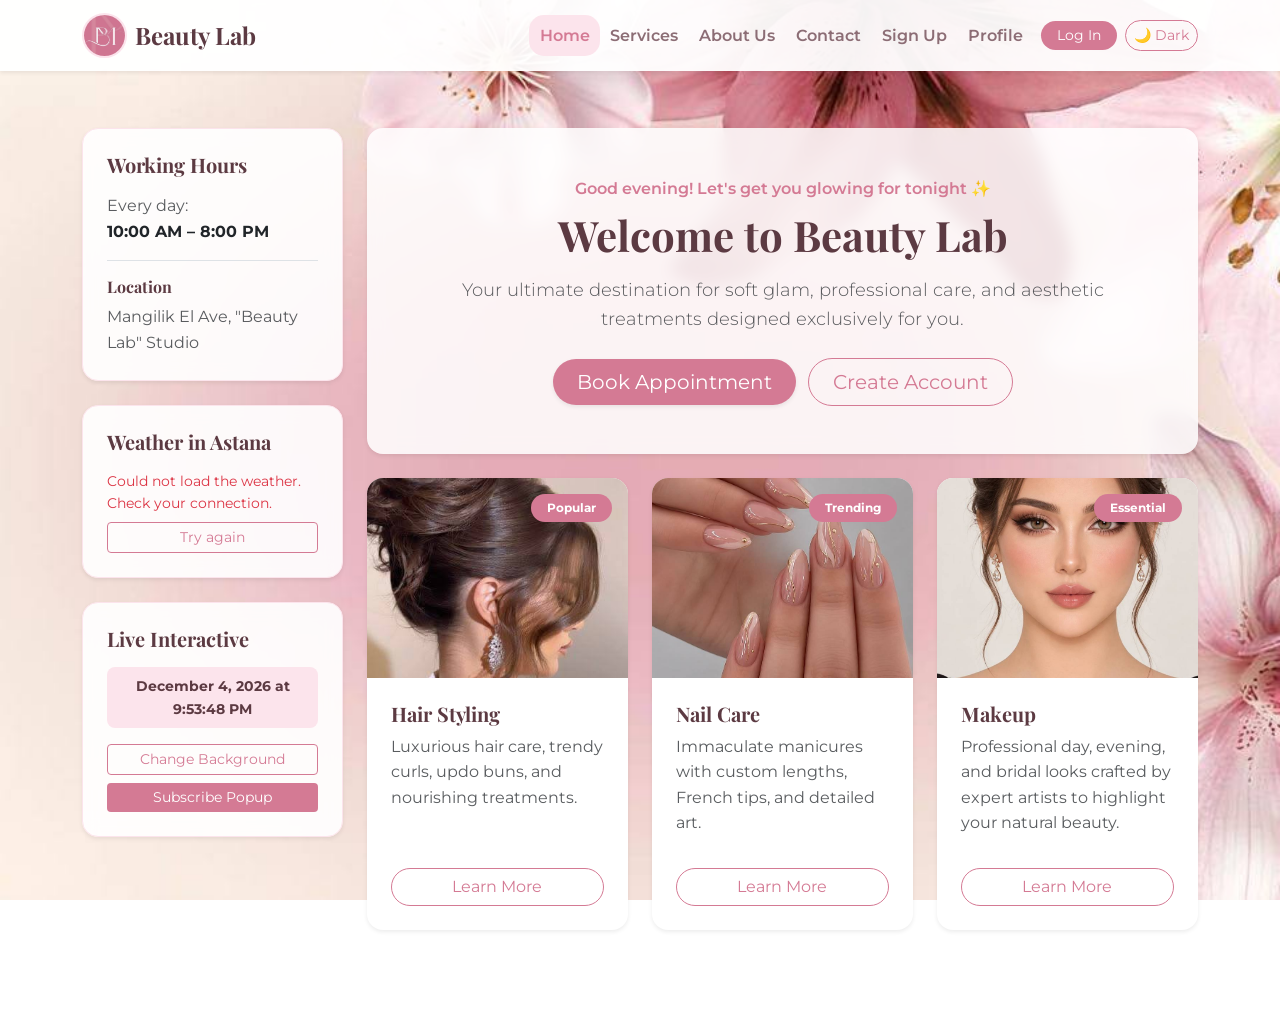
<file: index.html>
<!DOCTYPE html>
<html lang="en">
<head>
    <meta charset="UTF-8">
    <meta name="viewport" content="width=device-width, initial-scale=1.0">
    <title>Beauty Lab - Home</title>
    <script>try{document.documentElement.setAttribute('data-bs-theme',localStorage.getItem('beautylab_theme')||'light')}catch(e){}</script>
    <link href="https://cdn.jsdelivr.net/npm/bootstrap@5.3.3/dist/css/bootstrap.min.css" rel="stylesheet">
    <link rel="stylesheet" href="css/style.css">
</head>
<body class="page-1 d-flex flex-column min-vh-100">

    <header id="main-header">
        <nav class="navbar navbar-expand-lg navbar-light bg-white-95 fixed-top shadow-sm py-2">
            <div class="container">
                <a class="navbar-brand d-flex align-items-center" href="index.html">
                    <img src="images/logo.jpg" alt="Beauty Lab Logo" class="logo-img me-2">
                    <span class="fw-bold text-dark-pink fs-4">Beauty Lab</span>
                </a>
                <button class="navbar-toggler border-0" type="button" data-bs-toggle="collapse" data-bs-target="#navbarNav" aria-controls="navbarNav" aria-expanded="false" aria-label="Toggle navigation">
                    <span class="navbar-toggler-icon"></span>
                </button>
                <div class="collapse navbar-collapse" id="navbarNav">
                    <ul class="navbar-nav ms-auto">
                        <li class="nav-item"><a class="nav-link active px-3 fw-semibold" href="index.html">Home</a></li>
                        <li class="nav-item"><a class="nav-link px-3 fw-semibold" href="services.html">Services</a></li>
                        <li class="nav-item"><a class="nav-link px-3 fw-semibold" href="about.html">About Us</a></li>
                        <li class="nav-item"><a class="nav-link px-3 fw-semibold" href="contact.html">Contact</a></li>
                        <li class="nav-item"><a class="nav-link px-3 fw-semibold" href="signup.html">Sign Up</a></li>
                        <li class="nav-item"><a class="nav-link px-3 fw-semibold" href="profile.html">Profile</a></li>
                    </ul>
                </div>
            </div>
        </nav>
    </header>

    <div class="container my-5 pt-5 flex-grow-1">
        <div class="row g-4 mt-2">
            
            <aside class="col-12 col-lg-3">
                <div class="p-4 bg-white-90 rounded-4 shadow-sm border border-light-pink sidebar-box mb-4">
                    <h3 class="h5 fw-bold text-dark-pink mb-3">Working Hours</h3>
                    <p class="mb-3 text-muted">Every day:<br><strong class="text-dark">10:00 AM – 8:00 PM</strong></p>
                    <div class="pt-3 border-top">
                        <h4 class="h6 fw-bold text-dark-pink">Location</h4>
                        <p class="mb-0 text-muted">Mangilik El Ave, "Beauty Lab" Studio</p>
                    </div>
                </div>

                <div class="p-4 bg-white-90 rounded-4 shadow-sm border border-light-pink sidebar-box mb-4">
                    <h3 class="h5 fw-bold text-dark-pink mb-3">Weather in Astana</h3>
                    <div id="weatherBox" aria-live="polite"></div>
                </div>

                <div class="p-4 bg-white-90 rounded-4 shadow-sm border border-light-pink sidebar-box">
                    <h3 class="h5 fw-bold text-dark-pink mb-3">Live Interactive</h3>
                    <div id="datetime-display" class="small fw-bold text-dark-pink mb-3 p-2 bg-pink-light rounded-3 text-center"></div>
                    <button id="colorBtn" class="btn btn-outline-pink btn-sm w-100 mb-2">Change Background</button>
                    <button id="openPopupBtn" class="btn btn-pink btn-sm w-100">Subscribe Popup</button>
                </div>
            </aside>

            <main class="col-12 col-lg-9">
                <section class="hero-section text-center p-4 p-md-5 mb-4 bg-white-85 rounded-4 shadow-sm">
                    <p id="greeting" class="fw-semibold text-pink mb-2"></p>
                    <h1 class="display-5 fw-bold text-dark-pink mb-3 responsive-title">Welcome to Beauty Lab</h1>
                    <p class="lead text-muted mb-4 responsive-text">Your ultimate destination for soft glam, professional care, and aesthetic treatments designed exclusively for you.</p>
                    <a href="contact.html" class="btn btn-pink btn-lg px-4 rounded-pill shadow-sm">Book Appointment</a>
                    <a href="signup.html" class="btn btn-outline-pink btn-lg px-4 rounded-pill ms-md-2 mt-2 mt-md-0">Create Account</a>
                </section>

                <div class="row row-cols-1 row-cols-md-2 row-cols-lg-3 g-4">
                    <div class="col">
                        <div class="card h-100 shadow-sm border-0 rounded-4 overflow-hidden position-relative custom-card">
                            <span class="badge bg-pink text-white position-absolute top-0 end-0 m-3 px-3 py-2 rounded-pill">Popular</span>
                            <img src="images/hair-styling.jpg" class="card-img-top card-media-img" alt="Hair Styling">
                            <div class="card-body d-flex flex-column p-4">
                                <h2 class="card-title h5 fw-bold text-dark-pink">Hair Styling</h2>
                                <p class="card-text text-muted flex-grow-1">Luxurious hair care, trendy curls, updo buns, and nourishing treatments.</p>
                                <a href="services.html" class="btn btn-outline-pink rounded-pill mt-3">Learn More</a>
                            </div>
                        </div>
                    </div>
                    <div class="col">
                        <div class="card h-100 shadow-sm border-0 rounded-4 overflow-hidden position-relative custom-card">
                            <span class="badge bg-pink text-white position-absolute top-0 end-0 m-3 px-3 py-2 rounded-pill">Trending</span>
                            <img src="images/nails.jpg" class="card-img-top card-media-img" alt="Nail Care">
                            <div class="card-body d-flex flex-column p-4">
                                <h2 class="card-title h5 fw-bold text-dark-pink">Nail Care</h2>
                                <p class="card-text text-muted flex-grow-1">Immaculate manicures with custom lengths, French tips, and detailed art.</p>
                                <a href="services.html" class="btn btn-outline-pink rounded-pill mt-3">Learn More</a>
                            </div>
                        </div>
                    </div>
                    <div class="col">
                        <div class="card h-100 shadow-sm border-0 rounded-4 overflow-hidden position-relative custom-card">
                            <span class="badge bg-pink text-white position-absolute top-0 end-0 m-3 px-3 py-2 rounded-pill">Essential</span>
                            <img src="images/makeup.jpg" class="card-img-top card-media-img" alt="Makeup">
                            <div class="card-body d-flex flex-column p-4">
                                <h2 class="card-title h5 fw-bold text-dark-pink">Makeup</h2>
                                <p class="card-text text-muted flex-grow-1">Professional day, evening, and bridal looks crafted by expert artists to highlight your natural beauty.</p>
                                <a href="services.html" class="btn btn-outline-pink rounded-pill mt-3">Learn More</a>
                            </div>
                        </div>
                    </div>
                </div>
            </main>
        </div>
    </div>

    <div id="popupModal" class="modal">
        <div class="modal-content p-4 rounded-4 bg-white position-relative shadow-lg">
            <span id="closePopup" class="close position-absolute top-0 end-0 p-3 fs-4">&times;</span>
            <h3 class="h5 fw-bold text-dark-pink mb-3">Subscribe to Beauty Lab</h3>
            <form id="popupForm" novalidate>
                <div class="mb-3">
                    <input type="text" inputmode="email" id="popupEmail" class="form-control" placeholder="Enter your email" data-rules="required|email">
                </div>
                <button type="submit" class="btn btn-pink w-100">Subscribe</button>
            </form>
        </div>
    </div>

    <footer class="bg-white-90 text-center py-3 border-top mt-auto">
        <div class="container">
            <p class="mb-0 text-muted small">&copy; 2026 Beauty Lab. All rights reserved. | Authors: Yerkenaz Azat & Nazerke Bozgulan</p>
        </div>
    </footer>

    <script src="https://cdn.jsdelivr.net/npm/bootstrap@5.3.3/dist/js/bootstrap.bundle.min.js"></script>
    <script src="js/script.js"></script>
</body>
</html>
</file>
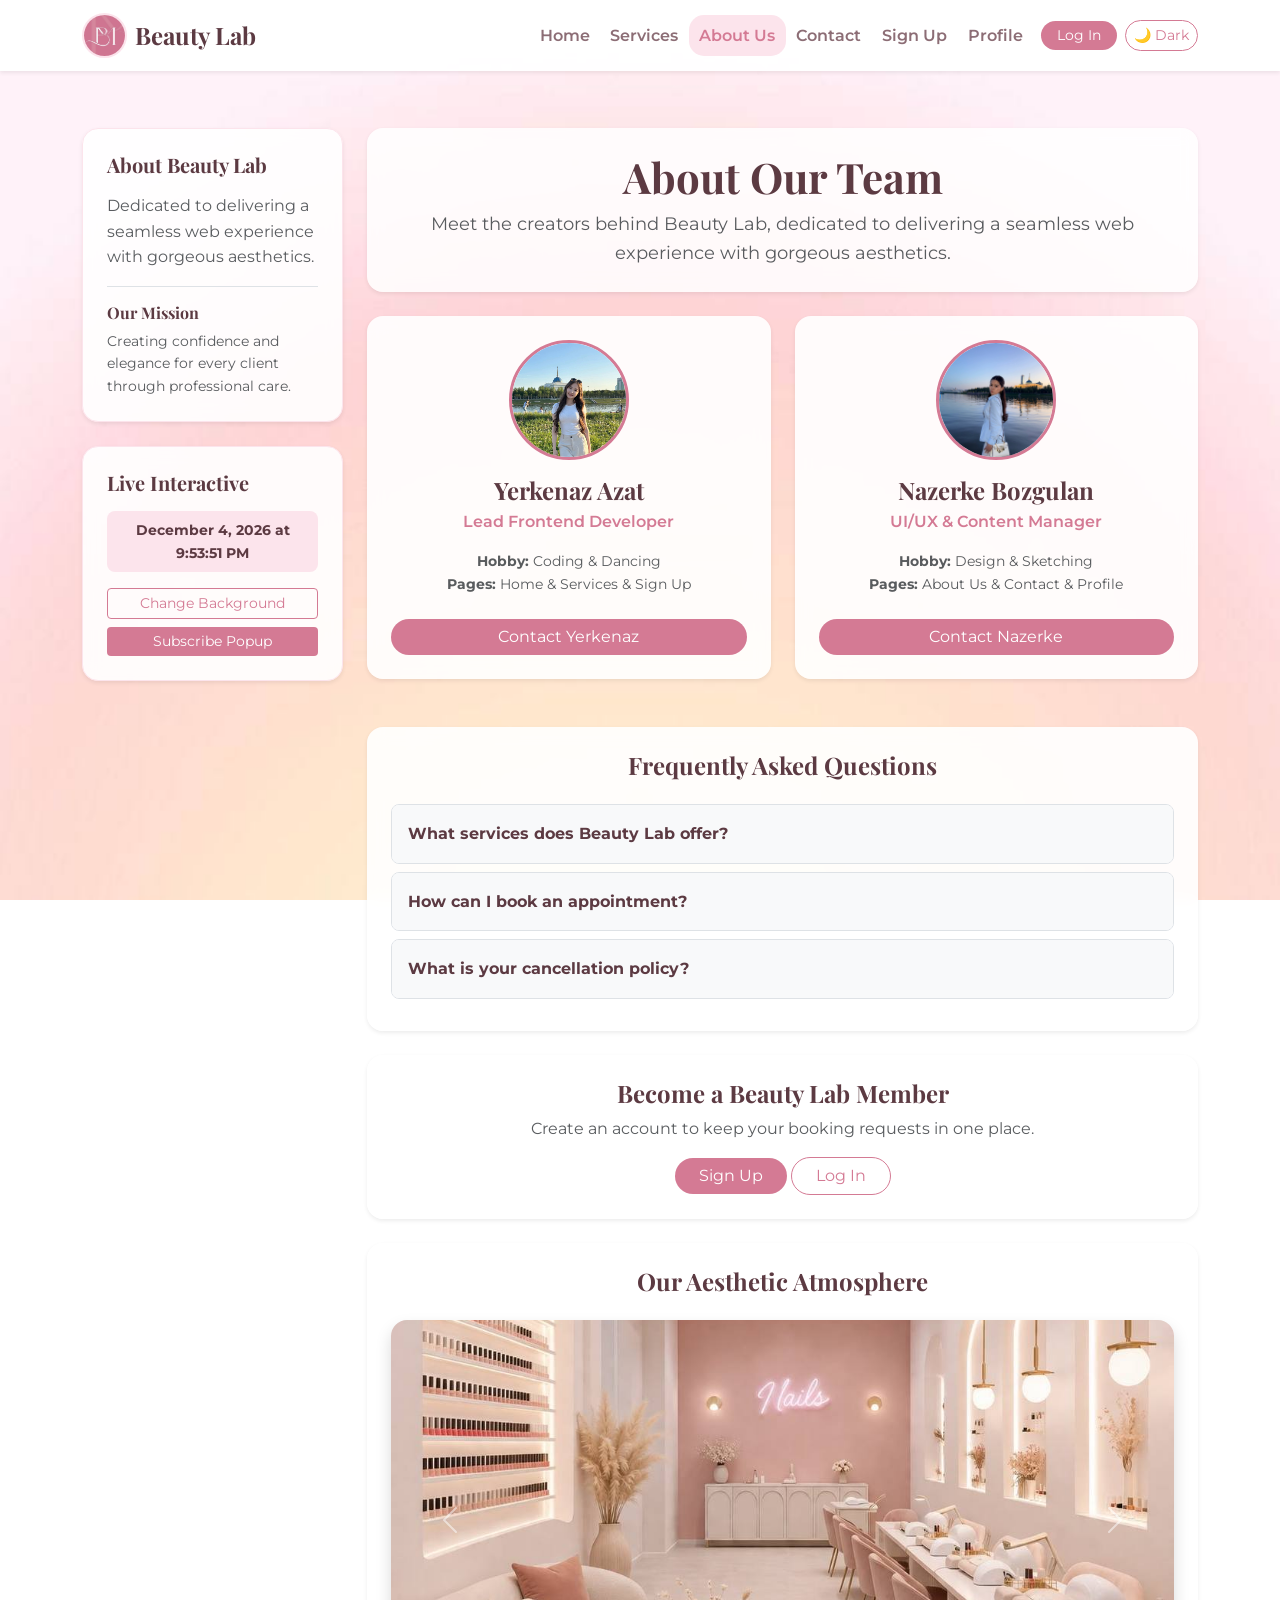
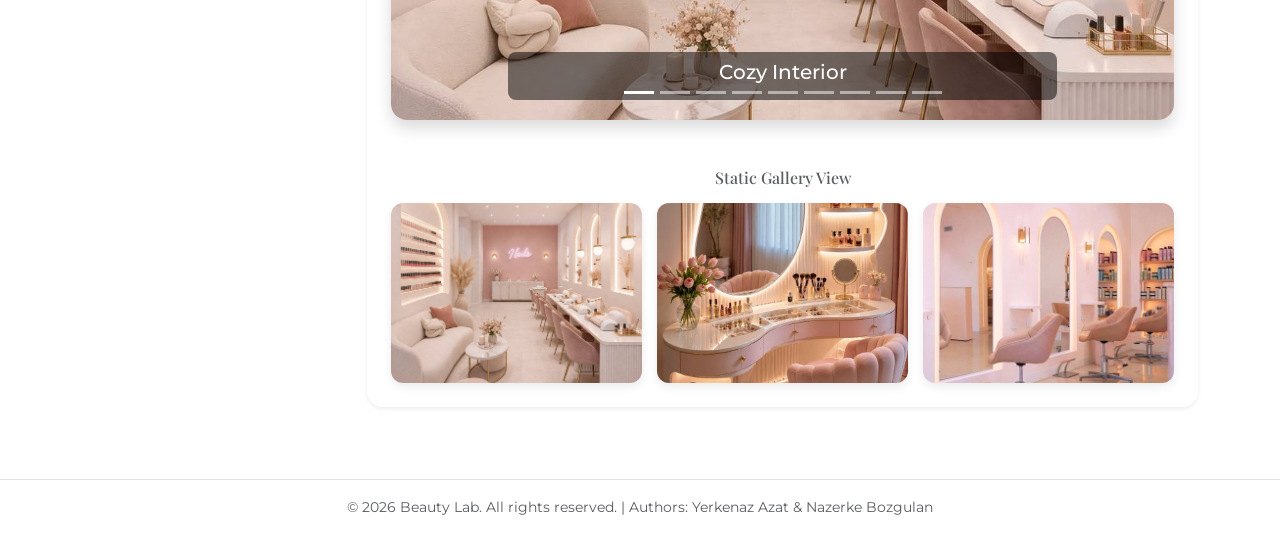
<file: about.html>
<!DOCTYPE html>
<html lang="en">
<head>
    <meta charset="UTF-8">
    <meta name="viewport" content="width=device-width, initial-scale=1.0">
    <title>Beauty Lab - About Us</title>
    <script>try{document.documentElement.setAttribute('data-bs-theme',localStorage.getItem('beautylab_theme')||'light')}catch(e){}</script>
    <link href="https://cdn.jsdelivr.net/npm/bootstrap@5.3.3/dist/css/bootstrap.min.css" rel="stylesheet">
    <link rel="stylesheet" href="css/style.css">
</head>
<body class="page-3 d-flex flex-column min-vh-100">

    <header id="main-header">
        <nav class="navbar navbar-expand-lg navbar-light bg-white-95 fixed-top shadow-sm py-2">
            <div class="container">
                <a class="navbar-brand d-flex align-items-center" href="index.html">
                    <img src="images/logo.jpg" alt="Beauty Lab Logo" class="logo-img me-2">
                    <span class="fw-bold text-dark-pink fs-4">Beauty Lab</span>
                </a>
                <button class="navbar-toggler border-0" type="button" data-bs-toggle="collapse" data-bs-target="#navbarNav" aria-controls="navbarNav" aria-expanded="false" aria-label="Toggle navigation">
                    <span class="navbar-toggler-icon"></span>
                </button>
                <div class="collapse navbar-collapse" id="navbarNav">
                    <ul class="navbar-nav ms-auto">
                        <li class="nav-item"><a class="nav-link px-3 fw-semibold" href="index.html">Home</a></li>
                        <li class="nav-item"><a class="nav-link px-3 fw-semibold" href="services.html">Services</a></li>
                        <li class="nav-item"><a class="nav-link active px-3 fw-semibold" href="about.html">About Us</a></li>
                        <li class="nav-item"><a class="nav-link px-3 fw-semibold" href="contact.html">Contact</a></li>
                        <li class="nav-item"><a class="nav-link px-3 fw-semibold" href="signup.html">Sign Up</a></li>
                        <li class="nav-item"><a class="nav-link px-3 fw-semibold" href="profile.html">Profile</a></li>
                    </ul>
                </div>
            </div>
        </nav>
    </header>

    <div class="container my-5 pt-5 flex-grow-1">
        <div class="row g-4 mt-2">
            
            <aside class="col-12 col-lg-3">
                <div class="p-4 bg-white-90 rounded-4 shadow-sm border border-light-pink sidebar-box mb-4">
                    <h3 class="h5 fw-bold text-dark-pink mb-3">About Beauty Lab</h3>
                    <p class="mb-3 text-muted">Dedicated to delivering a seamless web experience with gorgeous aesthetics.</p>
                    <div class="pt-3 border-top">
                        <h4 class="h6 fw-bold text-dark-pink mb-2">Our Mission</h4>
                        <p class="small text-muted mb-0">Creating confidence and elegance for every client through professional care.</p>
                    </div>
                </div>

                <div class="p-4 bg-white-90 rounded-4 shadow-sm border border-light-pink sidebar-box">
                    <h3 class="h5 fw-bold text-dark-pink mb-3">Live Interactive</h3>
                    <div id="datetime-display" class="small fw-bold text-dark-pink mb-3 p-2 bg-pink-light rounded-3 text-center"></div>
                    <button id="colorBtn" class="btn btn-outline-pink btn-sm w-100 mb-2">Change Background</button>
                    <button id="openPopupBtn" class="btn btn-pink btn-sm w-100">Subscribe Popup</button>
                </div>
            </aside>

            <main class="col-12 col-lg-9">
                <div class="text-center mb-4 p-4 bg-white-85 rounded-4 shadow-sm">
                    <h1 class="display-6 fw-bold text-dark-pink responsive-title">About Our Team</h1>
                    <p class="text-muted mb-0 responsive-text">Meet the creators behind Beauty Lab, dedicated to delivering a seamless web experience with gorgeous aesthetics.</p>
                </div>

                <div class="row g-4 mb-5">
                    <div class="col-12 col-lg-6">
                        <div class="card h-100 p-4 text-center border-0 shadow-sm rounded-4 bg-white-90 custom-card">
                            <img src="images/yerkenaz.jpeg" alt="Yerkenaz Azat" class="profile-img rounded-circle mx-auto mb-3 border border-3 border-pink">
                            <h2 class="h4 fw-bold text-dark-pink mb-1">Yerkenaz Azat</h2>
                            <p class="text-pink fw-semibold mb-3">Lead Frontend Developer</p>
                            <ul class="list-unstyled text-muted small mb-4">
                                <li><strong>Hobby:</strong> Coding & Dancing</li>
                                <li><strong>Pages:</strong> Home & Services & Sign Up </li>
                            </ul>
                            <a href="contact.html" class="btn btn-pink rounded-pill mt-auto">Contact Yerkenaz</a>
                        </div>
                    </div>
                    <div class="col-12 col-lg-6">
                        <div class="card h-100 p-4 text-center border-0 shadow-sm rounded-4 bg-white-90 custom-card">
                            <img src="images/nazerke.jpeg" alt="Nazerke Bozgulan" class="profile-img rounded-circle mx-auto mb-3 border border-3 border-pink">
                            <h2 class="h4 fw-bold text-dark-pink mb-1">Nazerke Bozgulan</h2>
                            <p class="text-pink fw-semibold mb-3">UI/UX & Content Manager</p>
                            <ul class="list-unstyled text-muted small mb-4">
                                <li><strong>Hobby:</strong> Design & Sketching</li>
                                <li><strong>Pages:</strong> About Us & Contact & Profile </li>
                            </ul>
                            <a href="contact.html" class="btn btn-pink rounded-pill mt-auto">Contact Nazerke</a>
                        </div>
                    </div>
                </div>

                <div class="bg-white-90 p-4 rounded-4 shadow-sm mb-4">
                    <h2 class="h4 fw-bold text-dark-pink text-center mb-4">Frequently Asked Questions</h2>
                    <div class="accordion custom-accordion">
                        <div class="accordion-item mb-2 border rounded-3 overflow-hidden">
                            <button class="accordion-header w-100 text-start p-3 bg-light fw-bold border-0 text-dark-pink">What services does Beauty Lab offer?</button>
                            <div class="accordion-content px-3 bg-white">
                                <p class="py-2 mb-0 text-muted small">We offer professional hair styling, makeup artistry, nail studio care, and relaxing skincare treatments.</p>
                            </div>
                        </div>
                        <div class="accordion-item mb-2 border rounded-3 overflow-hidden">
                            <button class="accordion-header w-100 text-start p-3 bg-light fw-bold border-0 text-dark-pink">How can I book an appointment?</button>
                            <div class="accordion-content px-3 bg-white">
                                <p class="py-2 mb-0 text-muted small">You can easily reach out to us through our contact page or fill out our subscription popup form.</p>
                            </div>
                        </div>
                        <div class="accordion-item mb-2 border rounded-3 overflow-hidden">
                            <button class="accordion-header w-100 text-start p-3 bg-light fw-bold border-0 text-dark-pink">What is your cancellation policy?</button>
                            <div class="accordion-content px-3 bg-white">
                                <p class="py-2 mb-0 text-muted small">Please inform us at least 2 hours before your appointment time if you need to reschedule or cancel.</p>
                            </div>
                        </div>
                    </div>
                </div>

                <div class="bg-white-90 p-4 rounded-4 shadow-sm mb-4 text-center">
                    <h2 class="h4 fw-bold text-dark-pink mb-2">Become a Beauty Lab Member</h2>
                    <p class="text-muted">Create an account to keep your booking requests in one place.</p>
                    <a href="signup.html" class="btn btn-pink rounded-pill px-4">Sign Up</a>
                    <button type="button" data-open-login class="btn btn-outline-pink rounded-pill px-4">Log In</button>
                </div>
            <div class="bg-white-90 p-4 rounded-4 shadow-sm mb-4">
                    <h2 class="h4 fw-bold text-dark-pink text-center mb-4">Our Aesthetic Atmosphere</h2>

                    <div id="atmosphereCarousel" class="carousel slide shadow rounded-4 overflow-hidden" data-bs-ride="carousel">
                        <div class="carousel-indicators">
                            <button type="button" data-bs-target="#atmosphereCarousel" data-bs-slide-to="0" class="active" aria-current="true" aria-label="Slide 1"></button>
                            <button type="button" data-bs-target="#atmosphereCarousel" data-bs-slide-to="1" aria-label="Slide 2"></button>
                            <button type="button" data-bs-target="#atmosphereCarousel" data-bs-slide-to="2" aria-label="Slide 3"></button>
                            <button type="button" data-bs-target="#atmosphereCarousel" data-bs-slide-to="3" aria-label="Slide 4"></button>
                            <button type="button" data-bs-target="#atmosphereCarousel" data-bs-slide-to="4" aria-label="Slide 5"></button>
                            <button type="button" data-bs-target="#atmosphereCarousel" data-bs-slide-to="5" aria-label="Slide 6"></button>
                            <button type="button" data-bs-target="#atmosphereCarousel" data-bs-slide-to="6" aria-label="Slide 7"></button>
                            <button type="button" data-bs-target="#atmosphereCarousel" data-bs-slide-to="7" aria-label="Slide 8"></button>
                            <button type="button" data-bs-target="#atmosphereCarousel" data-bs-slide-to="8" aria-label="Slide 9"></button>
                        </div>
                        <div class="carousel-inner">
                            <div class="carousel-item active">
                                <img src="images/interior.jpg" class="d-block w-100 carousel-media-img" alt="Cozy Interior">
                                <div class="carousel-caption d-none d-md-block bg-dark-transparent rounded-3 p-2">
                                    <h5>Cozy Interior</h5>
                                </div>
                            </div>
                            <div class="carousel-item">
                                <img src="images/makeup-corner.jpg" class="d-block w-100 carousel-media-img" alt="Makeup Corner">
                                <div class="carousel-caption d-none d-md-block bg-dark-transparent rounded-3 p-2">
                                    <h5>Makeup Corner</h5>
                                </div>
                            </div>
                            <div class="carousel-item">
                                <img src="images/hair-station.jpg" class="d-block w-100 carousel-media-img" alt="Hair Station">
                                <div class="carousel-caption d-none d-md-block bg-dark-transparent rounded-3 p-2">
                                    <h5>Hair Station</h5>
                                </div>
                            </div>
                            <div class="carousel-item">
                                <img src="images/nail-studio.jpg" class="d-block w-100 carousel-media-img" alt="Nail Studio">
                                <div class="carousel-caption d-none d-md-block bg-dark-transparent rounded-3 p-2">
                                    <h5>Nail Studio</h5>
                                </div>
                            </div>
                            <div class="carousel-item">
                                <img src="images/skincare.jpg" class="d-block w-100 carousel-media-img" alt="Skincare Zone">
                                <div class="carousel-caption d-none d-md-block bg-dark-transparent rounded-3 p-2">
                                    <h5>Skincare Zone</h5>
                                </div>
                            </div>
                            <div class="carousel-item">
                                <img src="images/relax.jpg" class="d-block w-100 carousel-media-img" alt="Relax Lounge">
                                <div class="carousel-caption d-none d-md-block bg-dark-transparent rounded-3 p-2">
                                    <h5>Relax Lounge</h5>
                                </div>
                            </div>
                            <div class="carousel-item">
                                <img src="images/products.jpg" class="d-block w-100 carousel-media-img" alt="Premium Products">
                                <div class="carousel-caption d-none d-md-block bg-dark-transparent rounded-3 p-2">
                                    <h5>Premium Products</h5>
                                </div>
                            </div>
                            <div class="carousel-item">
                                <img src="images/bar.jpg" class="d-block w-100 carousel-media-img" alt="Complimentary Drinks">
                                <div class="carousel-caption d-none d-md-block bg-dark-transparent rounded-3 p-2">
                                    <h5>Complimentary Drinks</h5>
                                </div>
                            </div>
                            <div class="carousel-item">
                                <img src="images/details.jpg" class="d-block w-100 carousel-media-img" alt="Aesthetic Details">
                                <div class="carousel-caption d-none d-md-block bg-dark-transparent rounded-3 p-2">
                                    <h5>Aesthetic Details</h5>
                                </div>
                            </div>
                        </div>
                        <button class="carousel-control-prev" type="button" data-bs-target="#atmosphereCarousel" data-bs-slide="prev">
                            <span class="carousel-control-prev-icon" aria-hidden="true"></span>
                            <span class="visually-hidden">Previous</span>
                        </button>
                        <button class="carousel-control-next" type="button" data-bs-target="#atmosphereCarousel" data-bs-slide="next">
                            <span class="carousel-control-next-icon" aria-hidden="true"></span>
                            <span class="visually-hidden">Next</span>
                        </button>
                    </div>

                    <div class="mt-5">
                        <h3 class="h6 text-center text-muted uppercase tracking-wider mb-3">Static Gallery View</h3>
                        <div class="custom-media-grid">
                            <div class="media-card-box"><img src="images/interior.jpg" alt="Interior"></div>
                            <div class="media-card-box"><img src="images/makeup-corner.jpg" alt="Makeup"></div>
                            <div class="media-card-box"><img src="images/hair-station.jpg" alt="Hair"></div>
                        </div>
                    </div>
                </div>
            </main>
        </div>
    </div>

    <div id="popupModal" class="modal">
        <div class="modal-content p-4 rounded-4 bg-white position-relative shadow-lg">
            <span id="closePopup" class="close position-absolute top-0 end-0 p-3 fs-4">&times;</span>
            <h3 class="h5 fw-bold text-dark-pink mb-3">Subscribe to Beauty Lab</h3>
            <form id="popupForm" novalidate>
                <div class="mb-3">
                    <input type="text" inputmode="email" id="popupEmail" class="form-control" placeholder="Enter your email" data-rules="required|email">
                </div>
                <button type="submit" class="btn btn-pink w-100">Subscribe</button>
            </form>
        </div>
    </div>

    <footer class="bg-white-90 text-center py-3 border-top mt-auto">
        <div class="container">
            <p class="mb-0 text-muted small">&copy; 2026 Beauty Lab. All rights reserved. | Authors: Yerkenaz Azat & Nazerke Bozgulan</p>
        </div>
    </footer>

    <script src="https://cdn.jsdelivr.net/npm/bootstrap@5.3.3/dist/js/bootstrap.bundle.min.js"></script>
    <script src="js/script.js"></script>
</body>
</html>
</file>
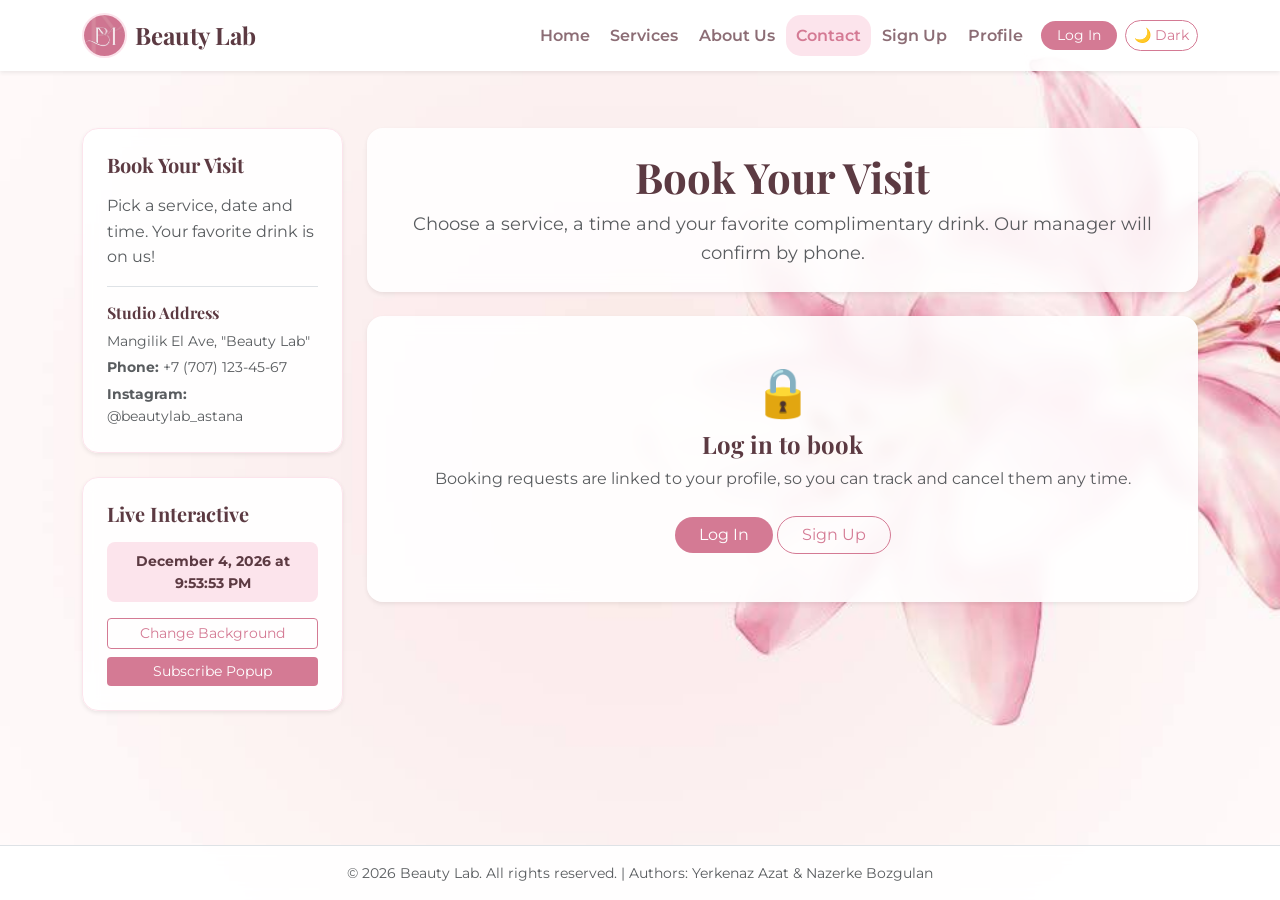
<file: contact.html>
<!DOCTYPE html>
<html lang="en">
<head>
    <meta charset="UTF-8">
    <meta name="viewport" content="width=device-width, initial-scale=1.0">
    <title>Beauty Lab - Contact</title>
    <script>try{document.documentElement.setAttribute('data-bs-theme',localStorage.getItem('beautylab_theme')||'light')}catch(e){}</script>
    <link href="https://cdn.jsdelivr.net/npm/bootstrap@5.3.3/dist/css/bootstrap.min.css" rel="stylesheet">
    <link rel="stylesheet" href="css/style.css">
</head>
<body class="page-4 d-flex flex-column min-vh-100">

    <header id="main-header">
        <nav class="navbar navbar-expand-lg navbar-light bg-white-95 fixed-top shadow-sm py-2">
            <div class="container">
                <a class="navbar-brand d-flex align-items-center" href="index.html">
                    <img src="images/logo.jpg" alt="Beauty Lab Logo" class="logo-img me-2">
                    <span class="fw-bold text-dark-pink fs-4">Beauty Lab</span>
                </a>
                <button class="navbar-toggler border-0" type="button" data-bs-toggle="collapse" data-bs-target="#navbarNav" aria-controls="navbarNav" aria-expanded="false" aria-label="Toggle navigation">
                    <span class="navbar-toggler-icon"></span>
                </button>
                <div class="collapse navbar-collapse" id="navbarNav">
                    <ul class="navbar-nav ms-auto">
                        <li class="nav-item"><a class="nav-link px-3 fw-semibold" href="index.html">Home</a></li>
                        <li class="nav-item"><a class="nav-link px-3 fw-semibold" href="services.html">Services</a></li>
                        <li class="nav-item"><a class="nav-link px-3 fw-semibold" href="about.html">About Us</a></li>
                        <li class="nav-item"><a class="nav-link active px-3 fw-semibold" href="contact.html">Contact</a></li>
                        <li class="nav-item"><a class="nav-link px-3 fw-semibold" href="signup.html">Sign Up</a></li>
                        <li class="nav-item"><a class="nav-link px-3 fw-semibold" href="profile.html">Profile</a></li>
                    </ul>
                </div>
            </div>
        </nav>
    </header>

    <div class="container my-5 pt-5 flex-grow-1">
        <div class="row g-4 mt-2">
            
            <aside class="col-12 col-lg-3">
                <div class="p-4 bg-white-90 rounded-4 shadow-sm border border-light-pink sidebar-box mb-4">
                    <h3 class="h5 fw-bold text-dark-pink mb-3">Book Your Visit</h3>
                    <p class="mb-3 text-muted">Pick a service, date and time. Your favorite drink is on us!</p>
                    <div class="pt-3 border-top">
                        <h4 class="h6 fw-bold text-dark-pink mb-2">Studio Address</h4>
                        <p class="small text-muted mb-1">Mangilik El Ave, "Beauty Lab"</p>
                        <p class="small text-muted mb-1"><strong>Phone:</strong> +7 (707) 123-45-67</p>
                        <p class="small text-muted mb-0"><strong>Instagram:</strong> @beautylab_astana</p>
                    </div>
                </div>

                <div class="p-4 bg-white-90 rounded-4 shadow-sm border border-light-pink sidebar-box">
                    <h3 class="h5 fw-bold text-dark-pink mb-3">Live Interactive</h3>
                    <div id="datetime-display" class="small fw-bold text-dark-pink mb-3 p-2 bg-pink-light rounded-3 text-center"></div>
                    <button id="colorBtn" class="btn btn-outline-pink btn-sm w-100 mb-2">Change Background</button>
                    <button id="openPopupBtn" class="btn btn-pink btn-sm w-100">Subscribe Popup</button>
                </div>
            </aside>

            <main class="col-12 col-lg-9">
                <div class="text-center mb-4 p-4 bg-white-85 rounded-4 shadow-sm">
                    <h1 class="display-6 fw-bold text-dark-pink responsive-title">Book Your Visit</h1>
                    <p class="text-muted mb-0 responsive-text">Choose a service, a time and your favorite complimentary drink. Our manager will confirm by phone.</p>
                </div>

                <div id="bookingGate" class="bg-white-90 p-4 p-md-5 rounded-4 shadow-sm text-center d-none">
                    <div class="display-5 mb-2">🔒</div>
                    <h2 class="h4 fw-bold text-dark-pink mb-2">Log in to book</h2>
                    <p class="text-muted mb-4">Booking requests are linked to your profile, so you can track and cancel them any time.</p>
                    <button type="button" data-open-login class="btn btn-pink rounded-pill px-4">Log In</button>
                    <a href="signup.html" class="btn btn-outline-pink rounded-pill px-4">Sign Up</a>
                </div>

                <div id="bookingBox" class="bg-white-90 p-4 p-md-5 rounded-4 shadow-sm mx-auto contact-box d-none">
                    <div class="alert alert-pink border-0 text-center mb-4 rounded-3 p-3">
                        <p id="bookingAs" class="mb-0 text-dark-pink fw-semibold"></p>
                    </div>
                    <form id="bookingForm" novalidate>
                        <div class="mb-3">
                            <label for="phone" class="form-label text-muted fw-semibold small">Contact Phone:</label>
                            <div class="input-group">
                                <span class="input-group-text bg-pink-light border-light-pink text-dark-pink">+7</span>
                                <input type="tel" class="form-control form-control-pink rounded-end-3" id="phone" name="phone" data-rules="required|phone" placeholder="(---) --- -- --">
                            </div>
                        </div>
                        <div class="mb-3">
                            <label for="service" class="form-label text-muted fw-semibold small">Service:</label>
                            <select class="form-select form-control-pink rounded-3" id="service" name="service" data-rules="required">
                                <option value="">Choose a service</option>
                                <option value="makeup">Makeup</option>
                                <option value="hair">Hair Styling</option>
                                <option value="nails">Nail Care</option>
                            </select>
                        </div>
                        <div class="row">
                            <div class="col-12 col-md-6 mb-3">
                                <label for="date" class="form-label text-muted fw-semibold small">Date:</label>
                                <input type="hidden" id="date" name="date" data-rules="required|realDate|futureDate" data-required-message="Please choose a date.">
                                <div class="row g-2">
                                    <div class="col-5"><select class="form-select form-control-pink rounded-3" id="dateMonth" aria-label="Month"><option value="">Month</option><option value="1">January</option><option value="2">February</option><option value="3">March</option><option value="4">April</option><option value="5">May</option><option value="6">June</option><option value="7">July</option><option value="8">August</option><option value="9">September</option><option value="10">October</option><option value="11">November</option><option value="12">December</option></select></div>
                                    <div class="col-3"><select class="form-select form-control-pink rounded-3" id="dateDay" aria-label="Day"><option value="">Day</option><option value="1">1</option><option value="2">2</option><option value="3">3</option><option value="4">4</option><option value="5">5</option><option value="6">6</option><option value="7">7</option><option value="8">8</option><option value="9">9</option><option value="10">10</option><option value="11">11</option><option value="12">12</option><option value="13">13</option><option value="14">14</option><option value="15">15</option><option value="16">16</option><option value="17">17</option><option value="18">18</option><option value="19">19</option><option value="20">20</option><option value="21">21</option><option value="22">22</option><option value="23">23</option><option value="24">24</option><option value="25">25</option><option value="26">26</option><option value="27">27</option><option value="28">28</option><option value="29">29</option><option value="30">30</option><option value="31">31</option></select></div>
                                    <div class="col-4"><select class="form-select form-control-pink rounded-3" id="dateYear" aria-label="Year"><option value="">Year</option></select></div>
                                </div>
                            </div>
                            <div class="col-12 col-md-6 mb-3">
                                <label for="time" class="form-label text-muted fw-semibold small">Time (10:00 - 19:00):</label>
                                <select class="form-select form-control-pink rounded-3" id="time" name="time" data-rules="required">
                                    <option value="">Choose a time</option><option value="10:00">10:00</option><option value="11:00">11:00</option><option value="12:00">12:00</option><option value="13:00">13:00</option><option value="14:00">14:00</option><option value="15:00">15:00</option><option value="16:00">16:00</option><option value="17:00">17:00</option><option value="18:00">18:00</option><option value="19:00">19:00</option>
                                </select>
                            </div>
                        </div>
                        <div class="mb-3">
                            <label for="drink" class="form-label text-muted fw-semibold small">Favorite Complimentary Drink:</label>
                            <select class="form-select form-control-pink rounded-3" id="drink" name="drink">
                                <option value="matcha">Matcha Latte</option>
                                <option value="herbal-tea">Warm Herbal Tea</option>
                                <option value="iced-coffee">Iced Caramel Coffee</option>
                                <option value="rose-champagne">Sparkling Rose Champagne</option>
                                <option value="lemon-water">Lemon Mint Water</option>
                            </select>
                        </div>
                        <div class="mb-4">
                            <label for="message" class="form-label text-muted fw-semibold small">Notes (optional):</label>
                            <textarea class="form-control form-control-pink rounded-3" id="message" name="message" rows="3" placeholder="Wishes, references, allergies..."></textarea>
                        </div>
                        <div class="btn-group w-100" role="group" aria-label="Form Action Buttons">
                            <button type="submit" class="btn btn-pink py-2 rounded-start-pill fw-semibold">Send Request</button>
                            <button type="reset" class="btn btn-outline-pink py-2 rounded-end-pill fw-semibold">Reset</button>
                        </div>
                    </form>
                    <div id="formStatus"></div>
                </div>
            </main>
        </div>
    </div>

    <div id="popupModal" class="modal">
        <div class="modal-content p-4 rounded-4 bg-white position-relative shadow-lg">
            <span id="closePopup" class="close position-absolute top-0 end-0 p-3 fs-4">&times;</span>
            <h3 class="h5 fw-bold text-dark-pink mb-3">Subscribe to Beauty Lab</h3>
            <form id="popupForm" novalidate>
                <div class="mb-3">
                    <input type="text" inputmode="email" id="popupEmail" class="form-control" placeholder="Enter your email" data-rules="required|email">
                </div>
                <button type="submit" class="btn btn-pink w-100">Subscribe</button>
            </form>
        </div>
    </div>

    <footer class="bg-white-90 text-center py-3 border-top mt-auto">
        <div class="container">
            <p class="mb-0 text-muted small">&copy; 2026 Beauty Lab. All rights reserved. | Authors: Yerkenaz Azat & Nazerke Bozgulan</p>
        </div>
    </footer>

    <script src="https://cdn.jsdelivr.net/npm/bootstrap@5.3.3/dist/js/bootstrap.bundle.min.js"></script>
    <script src="js/script.js"></script>
</body>
</html>
</file>
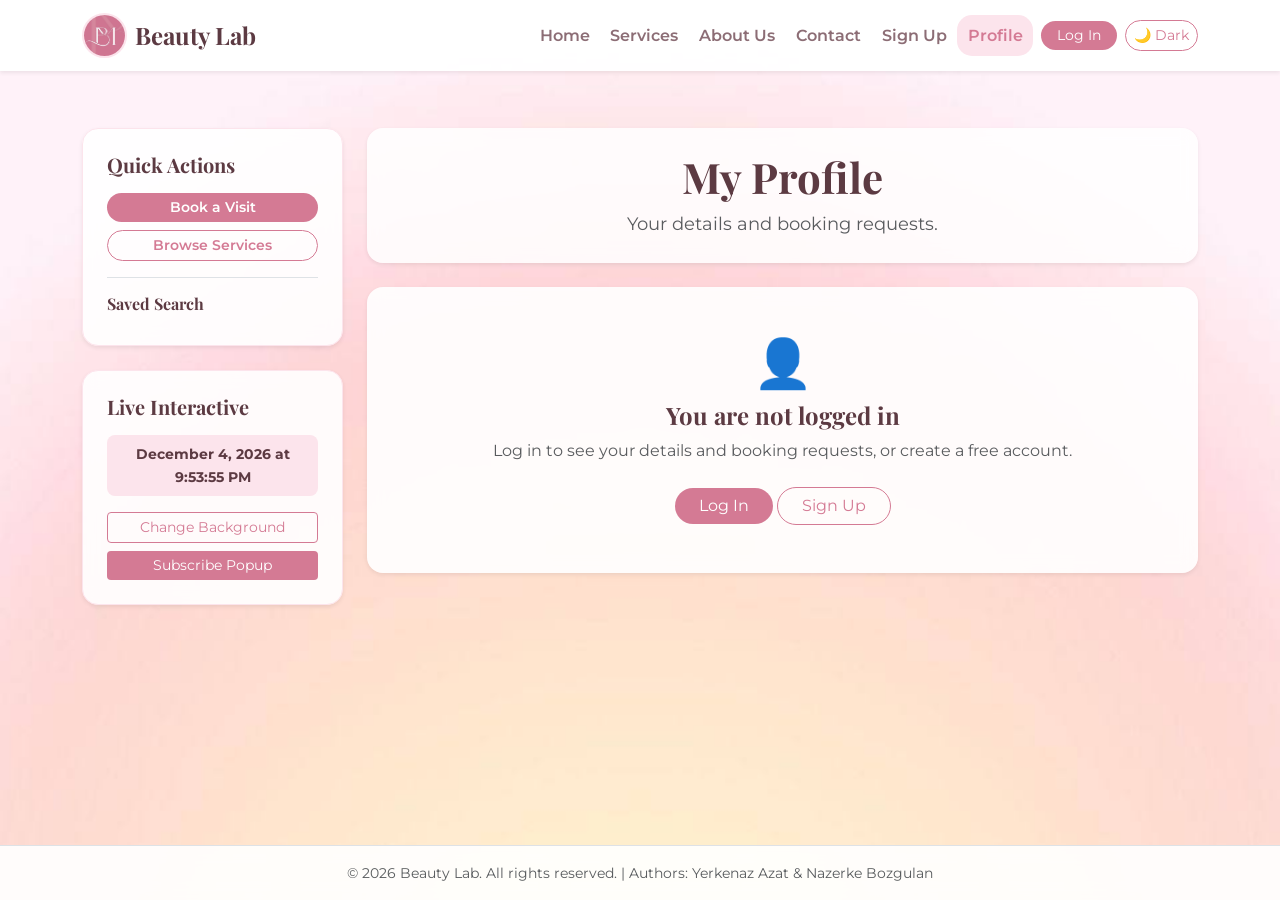
<file: profile.html>
<!DOCTYPE html>
<html lang="en">
<head>
    <meta charset="UTF-8">
    <meta name="viewport" content="width=device-width, initial-scale=1.0">
    <title>Beauty Lab - My Profile</title>
    <script>try{document.documentElement.setAttribute('data-bs-theme',localStorage.getItem('beautylab_theme')||'light')}catch(e){}</script>
    <link href="https://cdn.jsdelivr.net/npm/bootstrap@5.3.3/dist/css/bootstrap.min.css" rel="stylesheet">
    <link rel="stylesheet" href="css/style.css">
</head>
<body class="page-3 d-flex flex-column min-vh-100">

    <header id="main-header">
        <nav class="navbar navbar-expand-lg navbar-light bg-white-95 fixed-top shadow-sm py-2">
            <div class="container">
                <a class="navbar-brand d-flex align-items-center" href="index.html">
                    <img src="images/logo.jpg" alt="Beauty Lab Logo" class="logo-img me-2">
                    <span class="fw-bold text-dark-pink fs-4">Beauty Lab</span>
                </a>
                <button class="navbar-toggler border-0" type="button" data-bs-toggle="collapse" data-bs-target="#navbarNav" aria-controls="navbarNav" aria-expanded="false" aria-label="Toggle navigation">
                    <span class="navbar-toggler-icon"></span>
                </button>
                <div class="collapse navbar-collapse" id="navbarNav">
                    <ul class="navbar-nav ms-auto">
                        <li class="nav-item"><a class="nav-link px-3 fw-semibold" href="index.html">Home</a></li>
                        <li class="nav-item"><a class="nav-link px-3 fw-semibold" href="services.html">Services</a></li>
                        <li class="nav-item"><a class="nav-link px-3 fw-semibold" href="about.html">About Us</a></li>
                        <li class="nav-item"><a class="nav-link px-3 fw-semibold" href="contact.html">Contact</a></li>
                        <li class="nav-item"><a class="nav-link px-3 fw-semibold" href="signup.html">Sign Up</a></li>
                        <li class="nav-item"><a class="nav-link active px-3 fw-semibold" href="profile.html">Profile</a></li>
                    </ul>
                </div>
            </div>
        </nav>
    </header>

    <div class="container my-5 pt-5 flex-grow-1">
        <div class="row g-4 mt-2">

            <aside class="col-12 col-lg-3">
<div class="p-4 bg-white-90 rounded-4 shadow-sm border border-light-pink sidebar-box mb-4">
                    <h3 class="h5 fw-bold text-dark-pink mb-3">Quick Actions</h3>
                    <a href="contact.html" class="btn btn-pink btn-sm rounded-pill w-100 mb-2 fw-semibold">Book a Visit</a>
                    <a href="services.html" class="btn btn-outline-pink btn-sm rounded-pill w-100 fw-semibold">Browse Services</a>
                    <div class="pt-3 mt-3 border-top">
                        <h4 class="h6 fw-bold text-dark-pink mb-2">Saved Search</h4>
                        <p id="savedSearch" class="small text-muted mb-0"></p>
                    </div></div>

                <div class="p-4 bg-white-90 rounded-4 shadow-sm border border-light-pink sidebar-box">
                    <h3 class="h5 fw-bold text-dark-pink mb-3">Live Interactive</h3>
                    <div id="datetime-display" class="small fw-bold text-dark-pink mb-3 p-2 bg-pink-light rounded-3 text-center"></div>
                    <button id="colorBtn" class="btn btn-outline-pink btn-sm w-100 mb-2">Change Background</button>
                    <button id="openPopupBtn" class="btn btn-pink btn-sm w-100">Subscribe Popup</button>
                </div>
            </aside>

            <main class="col-12 col-lg-9">
                <div class="text-center mb-4 p-4 bg-white-85 rounded-4 shadow-sm">
                    <h1 class="display-6 fw-bold text-dark-pink responsive-title">My Profile</h1>
                    <p class="text-muted mb-0 responsive-text">Your details and booking requests.</p>
                </div>

                <div id="profileGuest" class="bg-white-90 p-4 p-md-5 rounded-4 shadow-sm text-center d-none">
                    <div class="display-5 mb-2">👤</div>
                    <h2 class="h4 fw-bold text-dark-pink mb-2">You are not logged in</h2>
                    <p class="text-muted mb-4">Log in to see your details and booking requests, or create a free account.</p>
                    <button type="button" class="btn btn-pink rounded-pill px-4" data-open-login>Log In</button>
                    <a href="signup.html" class="btn btn-outline-pink rounded-pill px-4">Sign Up</a>
                </div>

                <div id="profileCard" class="d-none bg-white-90 p-4 p-md-5 rounded-4 shadow-sm">
                    <div class="d-flex flex-column align-items-center text-center mb-4">
                        <div id="profileAvatar" class="profile-avatar mb-3"></div>
                        <h2 id="profileName" class="h3 fw-bold text-dark-pink mb-1"></h2>
                        <p class="text-pink fw-semibold mb-0">Beauty Lab Member</p>
                    </div>
                    <ul class="list-group mb-4">
                        <li class="list-group-item d-flex justify-content-between"><span class="text-muted">Email</span><span id="profileEmail" class="fw-semibold text-dark-pink"></span></li>
                        <li class="list-group-item d-flex justify-content-between"><span class="text-muted">Phone</span><span id="profilePhone" class="fw-semibold text-dark-pink"></span></li>
                        <li class="list-group-item d-flex justify-content-between"><span class="text-muted">Member since</span><span id="profileSince" class="fw-semibold text-dark-pink"></span></li>
                    </ul>
                    <h2 class="h5 fw-bold text-dark-pink mb-3">My Booking Requests</h2>
                    <ul id="bookingList" class="list-group mb-4"></ul>
                    <button id="logoutBtn" type="button" class="btn btn-outline-pink rounded-pill w-100">Log Out</button>
                </div>
            </main>
        </div>
    </div>

    <div id="popupModal" class="modal">
        <div class="modal-content p-4 rounded-4 bg-white position-relative shadow-lg">
            <span id="closePopup" class="close position-absolute top-0 end-0 p-3 fs-4">&times;</span>
            <h3 class="h5 fw-bold text-dark-pink mb-3">Subscribe to Beauty Lab</h3>
            <form id="popupForm" novalidate>
                <div class="mb-3">
                    <input type="text" inputmode="email" id="popupEmail" class="form-control" placeholder="Enter your email" data-rules="required|email">
                </div>
                <button type="submit" class="btn btn-pink w-100">Subscribe</button>
            </form>
        </div>
    </div>

    <footer class="bg-white-90 text-center py-3 border-top mt-auto">
        <div class="container">
            <p class="mb-0 text-muted small">&copy; 2026 Beauty Lab. All rights reserved. | Authors: Yerkenaz Azat & Nazerke Bozgulan</p>
        </div>
    </footer>

    <script src="https://cdn.jsdelivr.net/npm/bootstrap@5.3.3/dist/js/bootstrap.bundle.min.js"></script>
    <script src="js/script.js"></script>
</body>
</html>
</file>
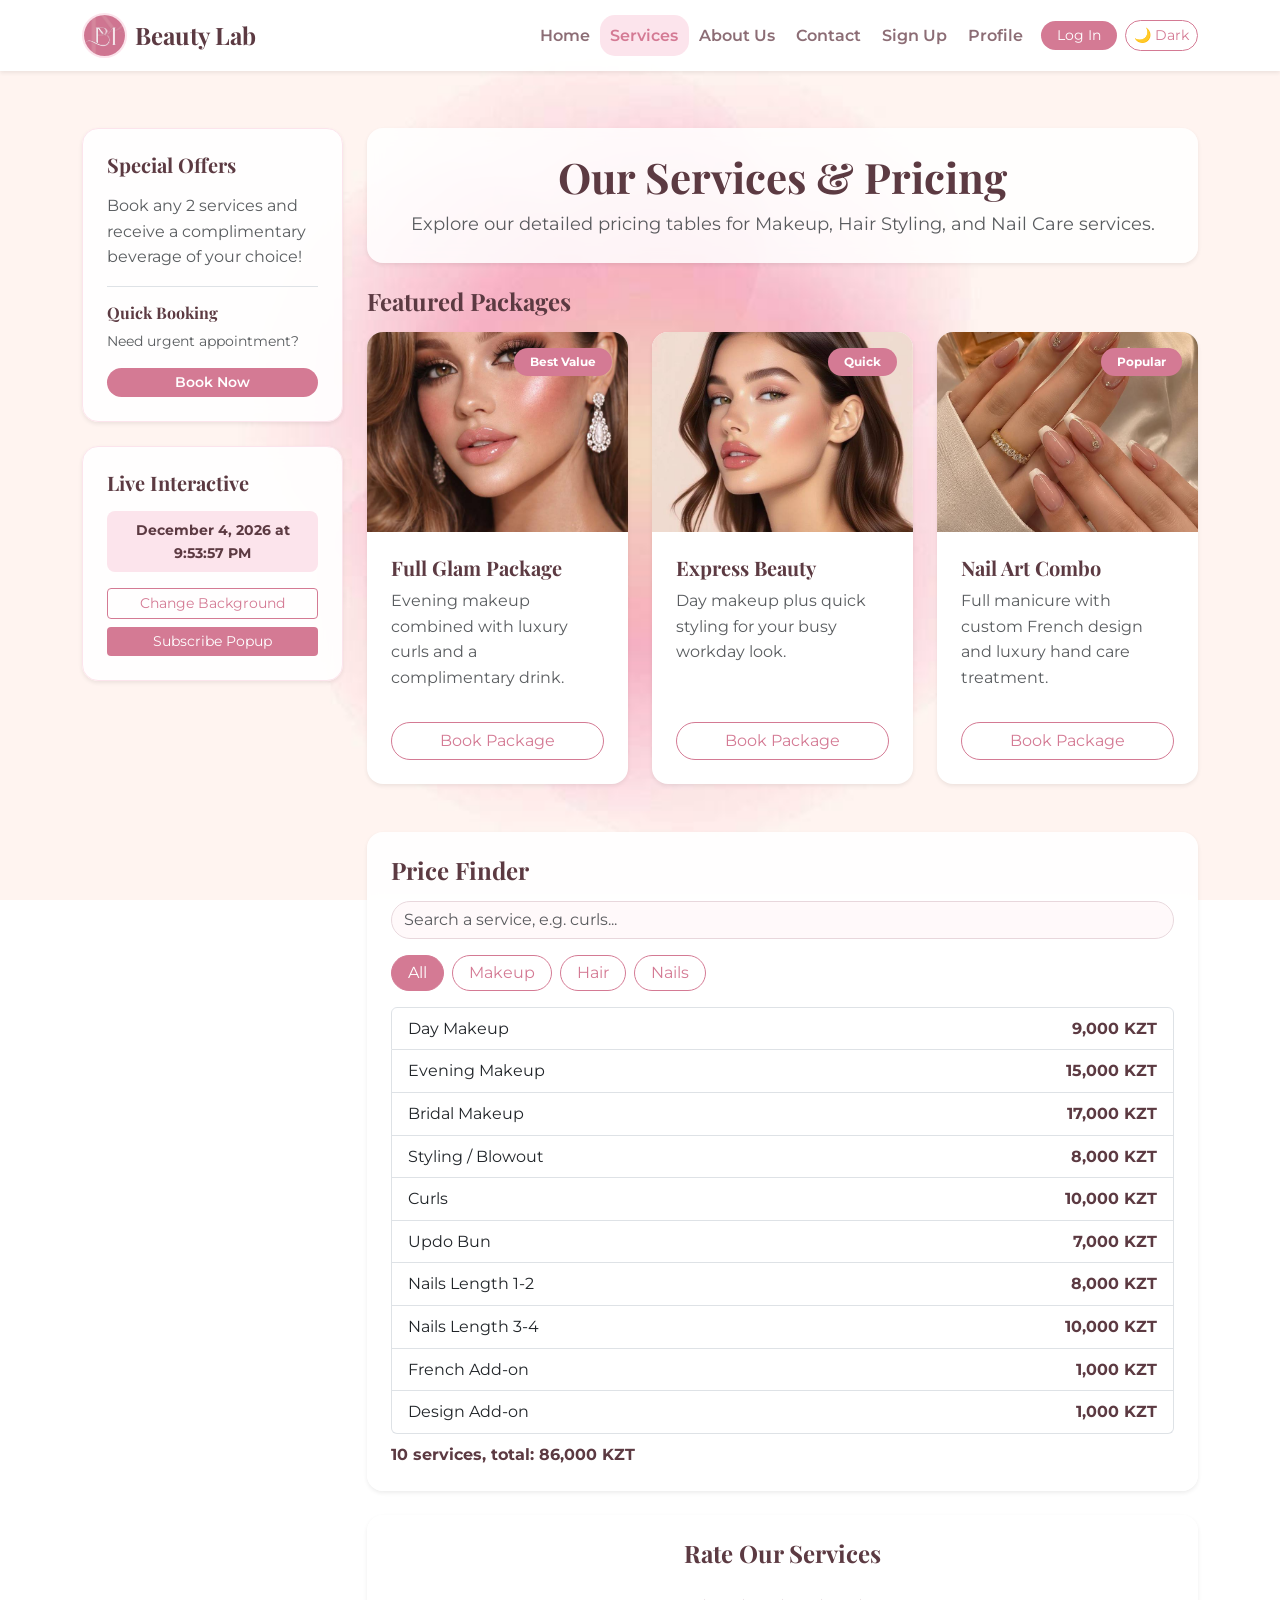
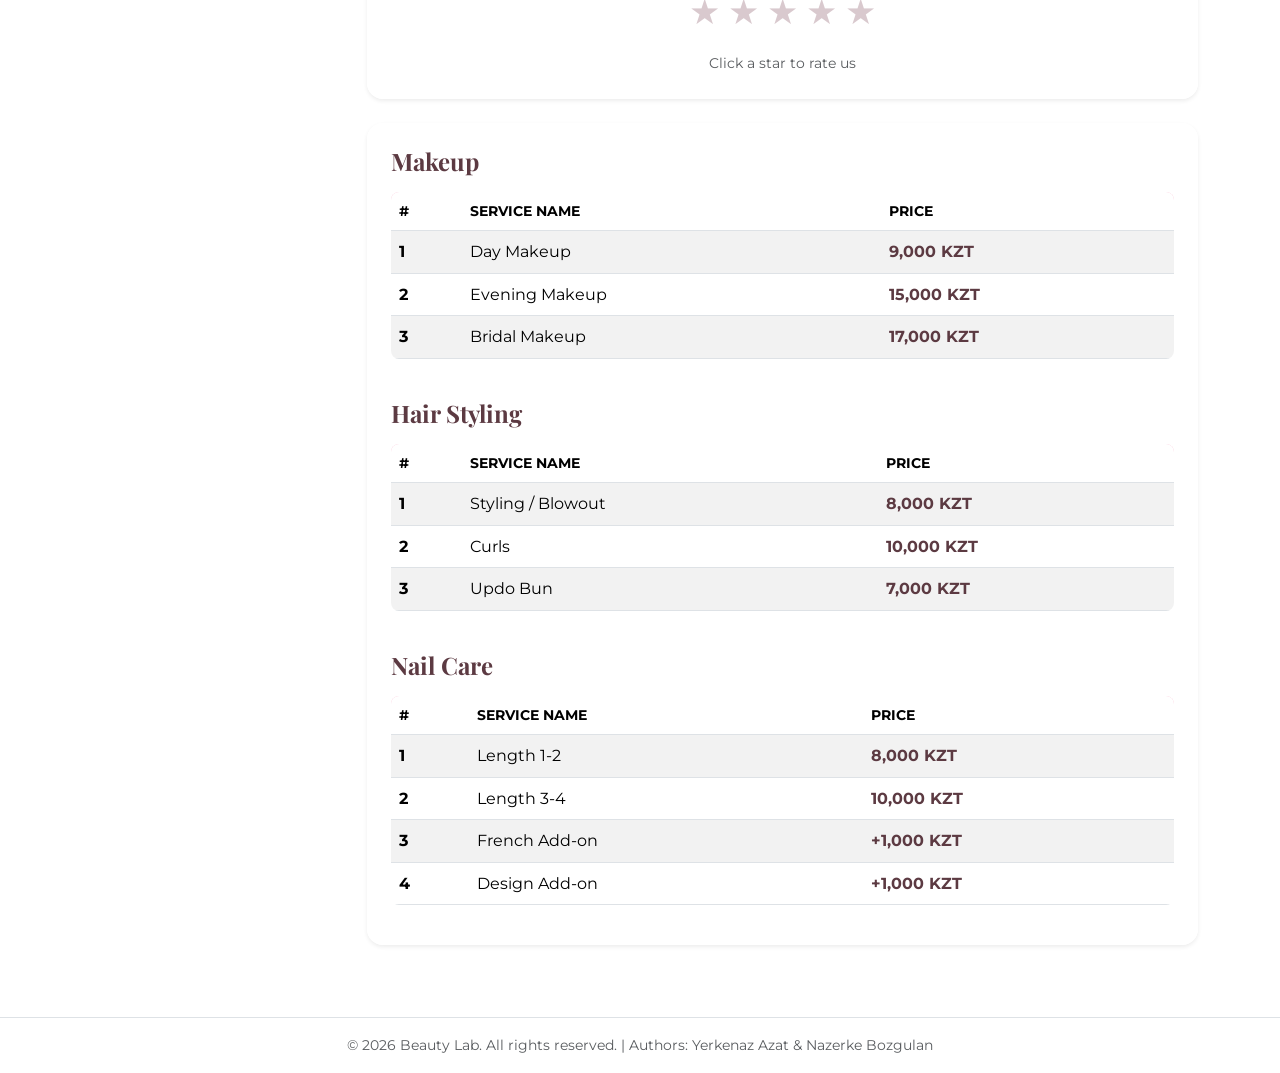
<file: services.html>
<!DOCTYPE html>
<html lang="en">
<head>
    <meta charset="UTF-8">
    <meta name="viewport" content="width=device-width, initial-scale=1.0">
    <title>Beauty Lab - Services</title>
    <script>try{document.documentElement.setAttribute('data-bs-theme',localStorage.getItem('beautylab_theme')||'light')}catch(e){}</script>
    <link href="https://cdn.jsdelivr.net/npm/bootstrap@5.3.3/dist/css/bootstrap.min.css" rel="stylesheet">
    <link rel="stylesheet" href="css/style.css">
</head>
<body class="page-2 d-flex flex-column min-vh-100">

    <header id="main-header">
        <nav class="navbar navbar-expand-lg navbar-light bg-white-95 fixed-top shadow-sm py-2">
            <div class="container">
                <a class="navbar-brand d-flex align-items-center" href="index.html">
                    <img src="images/logo.jpg" alt="Beauty Lab Logo" class="logo-img me-2">
                    <span class="fw-bold text-dark-pink fs-4">Beauty Lab</span>
                </a>
                <button class="navbar-toggler border-0" type="button" data-bs-toggle="collapse" data-bs-target="#navbarNav" aria-controls="navbarNav" aria-expanded="false" aria-label="Toggle navigation">
                    <span class="navbar-toggler-icon"></span>
                </button>
                <div class="collapse navbar-collapse" id="navbarNav">
                    <ul class="navbar-nav ms-auto">
                        <li class="nav-item"><a class="nav-link px-3 fw-semibold" href="index.html">Home</a></li>
                        <li class="nav-item"><a class="nav-link active px-3 fw-semibold" href="services.html">Services</a></li>
                        <li class="nav-item"><a class="nav-link px-3 fw-semibold" href="about.html">About Us</a></li>
                        <li class="nav-item"><a class="nav-link px-3 fw-semibold" href="contact.html">Contact</a></li>
                        <li class="nav-item"><a class="nav-link px-3 fw-semibold" href="signup.html">Sign Up</a></li>
                        <li class="nav-item"><a class="nav-link px-3 fw-semibold" href="profile.html">Profile</a></li>
                    </ul>
                </div>
            </div>
        </nav>
    </header>

    <div class="container my-5 pt-5 flex-grow-1">
        <div class="row g-4 mt-2">
            
            <aside class="col-12 col-lg-3">
                <div class="p-4 bg-white-90 rounded-4 shadow-sm border border-light-pink sidebar-box mb-4">
                    <h3 class="h5 fw-bold text-dark-pink mb-3">Special Offers</h3>
                    <p class="mb-3 text-muted">Book any 2 services and receive a complimentary beverage of your choice!</p>
                    <div class="pt-3 border-top">
                        <h4 class="h6 fw-bold text-dark-pink mb-2">Quick Booking</h4>
                        <p class="small text-muted mb-3">Need urgent appointment?</p>
                        <a href="contact.html" class="btn btn-pink btn-sm rounded-pill w-100 fw-semibold">Book Now</a>
                    </div>
                </div>

                <div class="p-4 bg-white-90 rounded-4 shadow-sm border border-light-pink sidebar-box">
                    <h3 class="h5 fw-bold text-dark-pink mb-3">Live Interactive</h3>
                    <div id="datetime-display" class="small fw-bold text-dark-pink mb-3 p-2 bg-pink-light rounded-3 text-center"></div>
                    <button id="colorBtn" class="btn btn-outline-pink btn-sm w-100 mb-2">Change Background</button>
                    <button id="openPopupBtn" class="btn btn-pink btn-sm w-100">Subscribe Popup</button>
                </div>
            </aside>

            <main class="col-12 col-lg-9">
                <div class="text-center mb-4 p-4 bg-white-85 rounded-4 shadow-sm">
                    <h1 class="display-6 fw-bold text-dark-pink responsive-title">Our Services & Pricing</h1>
                    <p class="text-muted mb-0 responsive-text">Explore our detailed pricing tables for Makeup, Hair Styling, and Nail Care services.</p>
                </div>

                <h2 class="h4 fw-bold text-dark-pink mb-3">Featured Packages</h2>
                <div class="row row-cols-1 row-cols-md-2 row-cols-lg-3 g-4 mb-5">
                    <div class="col">
                        <div class="card h-100 shadow-sm border-0 rounded-4 overflow-hidden position-relative custom-card">
                            <span class="badge bg-pink text-white position-absolute top-0 end-0 m-3 px-3 py-2 rounded-pill">Best Value</span>
                            <img src="images/full-glam.jpg" class="card-img-top card-media-img" alt="Full Glam">
                            <div class="card-body d-flex flex-column p-4">
                                <h3 class="card-title h5 fw-bold text-dark-pink">Full Glam Package</h3>
                                <p class="card-text text-muted flex-grow-1">Evening makeup combined with luxury curls and a complimentary drink.</p>
                                <a href="contact.html" class="btn btn-outline-pink rounded-pill mt-3">Book Package</a>
                            </div>
                        </div>
                    </div>
                    <div class="col">
                        <div class="card h-100 shadow-sm border-0 rounded-4 overflow-hidden position-relative custom-card">
                            <span class="badge bg-pink text-white position-absolute top-0 end-0 m-3 px-3 py-2 rounded-pill">Quick</span>
                            <img src="images/express.jpg" class="card-img-top card-media-img" alt="Express Care">
                            <div class="card-body d-flex flex-column p-4">
                                <h3 class="card-title h5 fw-bold text-dark-pink">Express Beauty</h3>
                                <p class="card-text text-muted flex-grow-1">Day makeup plus quick styling for your busy workday look.</p>
                                <a href="contact.html" class="btn btn-outline-pink rounded-pill mt-3">Book Package</a>
                            </div>
                        </div>
                    </div>
                    <div class="col">
                        <div class="card h-100 shadow-sm border-0 rounded-4 overflow-hidden position-relative custom-card">
                            <span class="badge bg-pink text-white position-absolute top-0 end-0 m-3 px-3 py-2 rounded-pill">Popular</span>
                            <img src="images/nail-combo.jpg" class="card-img-top card-media-img" alt="Nail Care Combo">
                            <div class="card-body d-flex flex-column p-4">
                                <h3 class="card-title h5 fw-bold text-dark-pink">Nail Art Combo</h3>
                                <p class="card-text text-muted flex-grow-1">Full manicure with custom French design and luxury hand care treatment.</p>
                                <a href="contact.html" class="btn btn-outline-pink rounded-pill mt-3">Book Package</a>
                            </div>
                        </div>
                    </div>
                </div>

                <div class="bg-white-90 p-4 rounded-4 shadow-sm mb-4">
                    <h2 class="h4 fw-bold text-dark-pink mb-3">Price Finder</h2>
                    <input type="search" id="serviceSearch" class="form-control form-control-pink rounded-pill mb-3" placeholder="Search a service, e.g. curls..." aria-label="Search services">
                    <div class="d-flex flex-wrap gap-2 mb-3">
                        <button class="filter-btn active-filter px-3 py-1" data-category="all">All</button>
                        <button class="filter-btn px-3 py-1" data-category="makeup">Makeup</button>
                        <button class="filter-btn px-3 py-1" data-category="hair">Hair</button>
                        <button class="filter-btn px-3 py-1" data-category="nails">Nails</button>
                    </div>
                    <ul id="priceList" class="list-group mb-2"></ul>
                    <p id="priceTotal" class="fw-bold text-dark-pink mb-0"></p>
                </div>
                
                <div class="bg-white-90 p-4 rounded-4 shadow-sm mb-4 text-center">
                    <h2 class="h4 fw-bold text-dark-pink mb-3">Rate Our Services</h2>
                    <div class="star-rating">
                        <span class="star" data-value="1">★</span>
                        <span class="star" data-value="2">★</span>
                        <span class="star" data-value="3">★</span>
                        <span class="star" data-value="4">★</span>
                        <span class="star" data-value="5">★</span>
                    </div>
                    <p id="ratingMessage" class="text-muted small mb-0">Click a star to rate us</p>
                </div>

            
                <div class="bg-white-90 p-4 rounded-4 shadow-sm mb-4">
                    <h2 class="h4 fw-bold text-dark-pink mb-3">Makeup</h2>
                    <div class="table-responsive">
                        <table class="table table-hover table-striped align-middle rounded-3 overflow-hidden">
                            <thead class="table-pink text-uppercase small">
                                <tr>
                                    <th scope="col">#</th>
                                    <th scope="col">Service Name</th>
                                    <th scope="col">Price</th>
                                </tr>
                            </thead>
                            <tbody>
                                <tr>
                                    <th scope="row">1</th>
                                    <td>Day Makeup</td>
                                    <td class="fw-bold text-dark-pink">9,000 KZT</td>
                                </tr>
                                <tr>
                                    <th scope="row">2</th>
                                    <td>Evening Makeup</td>
                                    <td class="fw-bold text-dark-pink">15,000 KZT</td>
                                </tr>
                                <tr>
                                    <th scope="row">3</th>
                                    <td>Bridal Makeup</td>
                                    <td class="fw-bold text-dark-pink">17,000 KZT</td>
                                </tr>
                            </tbody>
                        </table>
                    </div>

                    <h2 class="h4 fw-bold text-dark-pink mt-4 mb-3">Hair Styling</h2>
                    <div class="table-responsive">
                        <table class="table table-hover table-striped align-middle rounded-3 overflow-hidden">
                            <thead class="table-pink text-uppercase small">
                                <tr>
                                    <th scope="col">#</th>
                                    <th scope="col">Service Name</th>
                                    <th scope="col">Price</th>
                                </tr>
                            </thead>
                            <tbody>
                                <tr>
                                    <th scope="row">1</th>
                                    <td>Styling / Blowout</td>
                                    <td class="fw-bold text-dark-pink">8,000 KZT</td>
                                </tr>
                                <tr>
                                    <th scope="row">2</th>
                                    <td>Curls</td>
                                    <td class="fw-bold text-dark-pink">10,000 KZT</td>
                                </tr>
                                <tr>
                                    <th scope="row">3</th>
                                    <td>Updo Bun</td>
                                    <td class="fw-bold text-dark-pink">7,000 KZT</td>
                                </tr>
                            </tbody>
                        </table>
                    </div>

                    <h2 class="h4 fw-bold text-dark-pink mt-4 mb-3">Nail Care</h2>
                    <div class="table-responsive">
                        <table class="table table-hover table-striped align-middle rounded-3 overflow-hidden">
                            <thead class="table-pink text-uppercase small">
                                <tr>
                                    <th scope="col">#</th>
                                    <th scope="col">Service Name</th>
                                    <th scope="col">Price</th>
                                </tr>
                            </thead>
                            <tbody>
                                <tr>
                                    <th scope="row">1</th>
                                    <td>Length 1-2</td>
                                    <td class="fw-bold text-dark-pink">8,000 KZT</td>
                                </tr>
                                <tr>
                                    <th scope="row">2</th>
                                    <td>Length 3-4</td>
                                    <td class="fw-bold text-dark-pink">10,000 KZT</td>
                                </tr>
                                <tr>
                                    <th scope="row">3</th>
                                    <td>French Add-on</td>
                                    <td class="fw-bold text-dark-pink">+1,000 KZT</td>
                                </tr>
                                <tr>
                                    <th scope="row">4</th>
                                    <td>Design Add-on</td>
                                    <td class="fw-bold text-dark-pink">+1,000 KZT</td>
                                </tr>
                            </tbody>
                        </table>
                    </div>
                </div>
            </main>
        </div>
    </div>

    <div id="popupModal" class="modal">
        <div class="modal-content p-4 rounded-4 bg-white position-relative shadow-lg">
            <span id="closePopup" class="close position-absolute top-0 end-0 p-3 fs-4">&times;</span>
            <h3 class="h5 fw-bold text-dark-pink mb-3">Subscribe to Beauty Lab</h3>
            <form id="popupForm" novalidate>
                <div class="mb-3">
                    <input type="text" inputmode="email" id="popupEmail" class="form-control" placeholder="Enter your email" data-rules="required|email">
                </div>
                <button type="submit" class="btn btn-pink w-100">Subscribe</button>
            </form>
        </div>
    </div>

    <footer class="bg-white-90 text-center py-3 border-top mt-auto">
        <div class="container">
            <p class="mb-0 text-muted small">&copy; 2026 Beauty Lab. All rights reserved. | Authors: Yerkenaz Azat & Nazerke Bozgulan</p>
        </div>
    </footer>

    <script src="https://cdn.jsdelivr.net/npm/bootstrap@5.3.3/dist/js/bootstrap.bundle.min.js"></script>
    <script src="js/script.js"></script>
</body>
</html>
</file>
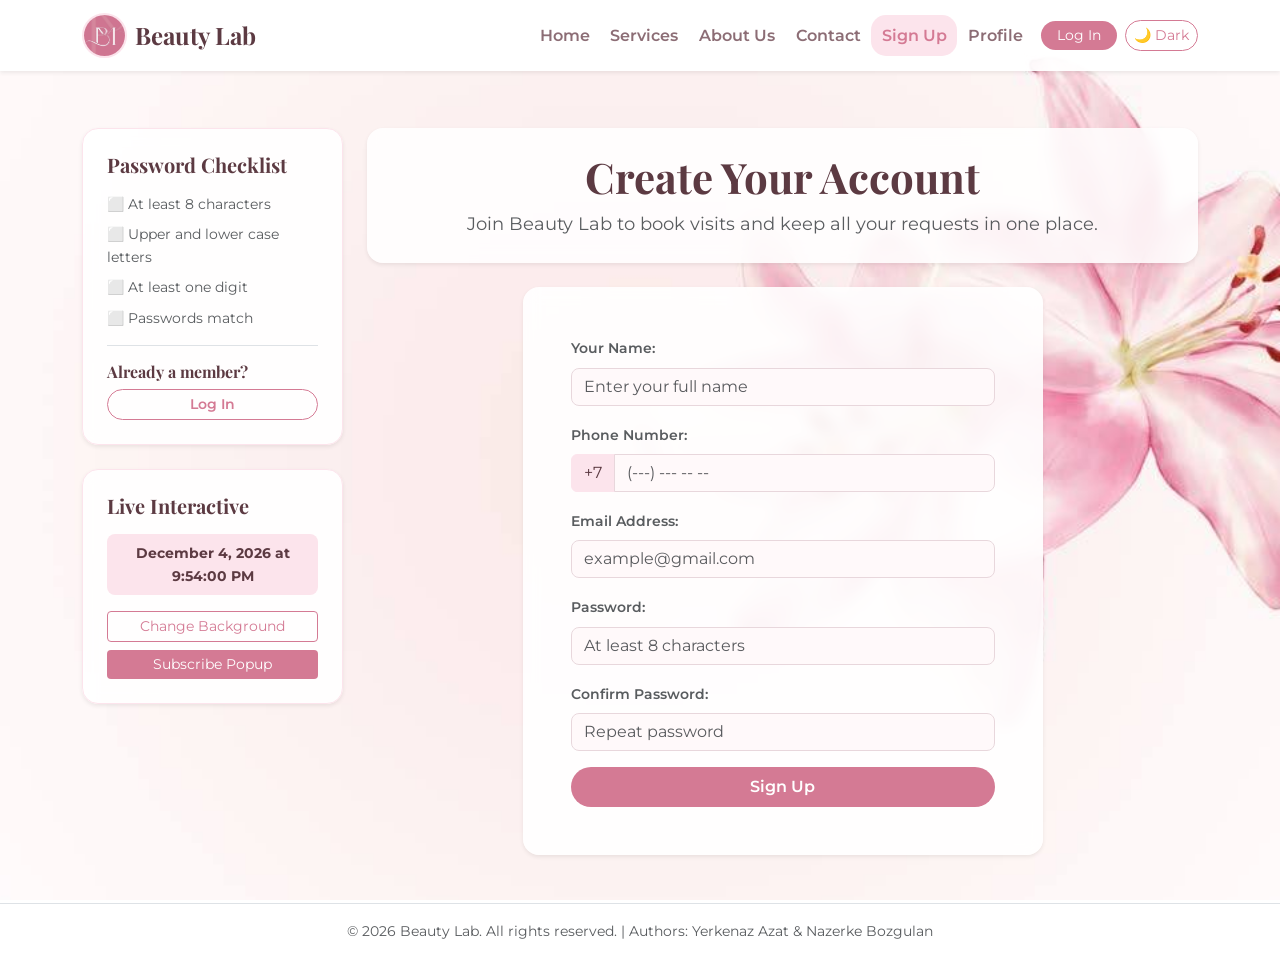
<file: signup.html>
<!DOCTYPE html>
<html lang="en">
<head>
    <meta charset="UTF-8">
    <meta name="viewport" content="width=device-width, initial-scale=1.0">
    <title>Beauty Lab - Sign Up</title>
    <script>try{document.documentElement.setAttribute('data-bs-theme',localStorage.getItem('beautylab_theme')||'light')}catch(e){}</script>
    <link href="https://cdn.jsdelivr.net/npm/bootstrap@5.3.3/dist/css/bootstrap.min.css" rel="stylesheet">
    <link rel="stylesheet" href="css/style.css">
</head>
<body class="page-4 d-flex flex-column min-vh-100">

    <header id="main-header">
        <nav class="navbar navbar-expand-lg navbar-light bg-white-95 fixed-top shadow-sm py-2">
            <div class="container">
                <a class="navbar-brand d-flex align-items-center" href="index.html">
                    <img src="images/logo.jpg" alt="Beauty Lab Logo" class="logo-img me-2">
                    <span class="fw-bold text-dark-pink fs-4">Beauty Lab</span>
                </a>
                <button class="navbar-toggler border-0" type="button" data-bs-toggle="collapse" data-bs-target="#navbarNav" aria-controls="navbarNav" aria-expanded="false" aria-label="Toggle navigation">
                    <span class="navbar-toggler-icon"></span>
                </button>
                <div class="collapse navbar-collapse" id="navbarNav">
                    <ul class="navbar-nav ms-auto">
                        <li class="nav-item"><a class="nav-link px-3 fw-semibold" href="index.html">Home</a></li>
                        <li class="nav-item"><a class="nav-link px-3 fw-semibold" href="services.html">Services</a></li>
                        <li class="nav-item"><a class="nav-link px-3 fw-semibold" href="about.html">About Us</a></li>
                        <li class="nav-item"><a class="nav-link px-3 fw-semibold" href="contact.html">Contact</a></li>
                        <li class="nav-item"><a class="nav-link px-3 fw-semibold" href="signup.html">Sign Up</a></li>
                        <li class="nav-item"><a class="nav-link px-3 fw-semibold" href="profile.html">Profile</a></li>
                    </ul>
                </div>
            </div>
        </nav>
    </header>

    <div class="container my-5 pt-5 flex-grow-1">
        <div class="row g-4 mt-2">

            <aside class="col-12 col-lg-3">
<div class="p-4 bg-white-90 rounded-4 shadow-sm border border-light-pink sidebar-box mb-4">
                    <h3 class="h5 fw-bold text-dark-pink mb-3">Password Checklist</h3>
                    <ul id="passwordChecklist" class="list-unstyled small text-muted mb-3">
                        <li data-check="length" class="mb-2"><span class="check-icon">⬜</span> At least 8 characters</li>
                        <li data-check="case" class="mb-2"><span class="check-icon">⬜</span> Upper and lower case letters</li>
                        <li data-check="digit" class="mb-2"><span class="check-icon">⬜</span> At least one digit</li>
                        <li data-check="match"><span class="check-icon">⬜</span> Passwords match</li>
                    </ul>
                    <div class="pt-3 border-top">
                        <h4 class="h6 fw-bold text-dark-pink mb-2">Already a member?</h4>
                        <button type="button" data-open-login class="btn btn-outline-pink btn-sm rounded-pill w-100 fw-semibold">Log In</button>
                    </div></div>

                <div class="p-4 bg-white-90 rounded-4 shadow-sm border border-light-pink sidebar-box">
                    <h3 class="h5 fw-bold text-dark-pink mb-3">Live Interactive</h3>
                    <div id="datetime-display" class="small fw-bold text-dark-pink mb-3 p-2 bg-pink-light rounded-3 text-center"></div>
                    <button id="colorBtn" class="btn btn-outline-pink btn-sm w-100 mb-2">Change Background</button>
                    <button id="openPopupBtn" class="btn btn-pink btn-sm w-100">Subscribe Popup</button>
                </div>
            </aside>

            <main class="col-12 col-lg-9">
                <div class="text-center mb-4 p-4 bg-white-85 rounded-4 shadow-sm">
                    <h1 class="display-6 fw-bold text-dark-pink responsive-title">Create Your Account</h1>
                    <p class="text-muted mb-0 responsive-text">Join Beauty Lab to book visits and keep all your requests in one place.</p>
                </div>

                <div id="signedInBox" class="bg-white-90 p-4 p-md-5 rounded-4 shadow-sm mx-auto auth-box text-center d-none">
                    <div class="display-5 mb-2">✅</div>
                    <h2 class="h4 fw-bold text-dark-pink mb-2">You already have an account</h2>
                    <p class="text-muted mb-4">Welcome, <strong id="signedInName"></strong>! Log out from the menu if you want to create another account.</p>
                    <a href="profile.html" class="btn btn-pink rounded-pill px-4">Go to My Profile</a>
                </div>

                <div id="signupBox" class="bg-white-90 p-4 p-md-5 rounded-4 shadow-sm mx-auto auth-box">
                    <form id="signupForm" novalidate>
                        <div class="mb-3">
                            <label for="name" class="form-label text-muted fw-semibold small">Your Name:</label>
                            <input type="text" class="form-control form-control-pink rounded-3" id="name" name="name" data-rules="required|name" placeholder="Enter your full name" autocomplete="name">
                        </div>
                        <div class="mb-3">
                            <label for="phone" class="form-label text-muted fw-semibold small">Phone Number:</label>
                            <div class="input-group">
                                <span class="input-group-text bg-pink-light border-light-pink text-dark-pink">+7</span>
                                <input type="tel" class="form-control form-control-pink rounded-end-3" id="phone" name="phone" data-rules="required|phone" placeholder="(---) --- -- --">
                            </div>
                        </div>
                        <div class="mb-3">
                            <label for="email" class="form-label text-muted fw-semibold small">Email Address:</label>
                            <input type="text" class="form-control form-control-pink rounded-3" id="email" name="email" data-rules="required|email" placeholder="example@gmail.com" inputmode="email" autocomplete="email">
                        </div>
                        <div class="mb-3">
                            <label for="password" class="form-label text-muted fw-semibold small">Password:</label>
                            <input type="password" class="form-control form-control-pink rounded-3" id="password" name="password" data-rules="required|password" placeholder="At least 8 characters" autocomplete="new-password">
                        </div>
                        <div class="mb-3">
                            <label for="confirmPassword" class="form-label text-muted fw-semibold small">Confirm Password:</label>
                            <input type="password" class="form-control form-control-pink rounded-3" id="confirmPassword" name="confirmPassword" data-rules="required|match:password" placeholder="Repeat password" autocomplete="new-password">
                        </div>
                        <button type="submit" class="btn btn-pink w-100 rounded-pill py-2 fw-semibold">Sign Up</button>
                    </form>
                </div>
            </main>
        </div>
    </div>

    <div id="popupModal" class="modal">
        <div class="modal-content p-4 rounded-4 bg-white position-relative shadow-lg">
            <span id="closePopup" class="close position-absolute top-0 end-0 p-3 fs-4">&times;</span>
            <h3 class="h5 fw-bold text-dark-pink mb-3">Subscribe to Beauty Lab</h3>
            <form id="popupForm" novalidate>
                <div class="mb-3">
                    <input type="text" inputmode="email" id="popupEmail" class="form-control" placeholder="Enter your email" data-rules="required|email">
                </div>
                <button type="submit" class="btn btn-pink w-100">Subscribe</button>
            </form>
        </div>
    </div>

    <footer class="bg-white-90 text-center py-3 border-top mt-auto">
        <div class="container">
            <p class="mb-0 text-muted small">&copy; 2026 Beauty Lab. All rights reserved. | Authors: Yerkenaz Azat & Nazerke Bozgulan</p>
        </div>
    </footer>

    <script src="https://cdn.jsdelivr.net/npm/bootstrap@5.3.3/dist/js/bootstrap.bundle.min.js"></script>
    <script src="js/script.js"></script>
</body>
</html>
</file>
<file: css/style.css>
@import url('https://fonts.googleapis.com/css2?family=Montserrat:wght@400;500;600;700&family=Playfair+Display:wght@500;600;700&display=swap');

* {
  margin: 0;
  padding: 0;
  box-sizing: border-box;
}

body {
  font-family: 'Montserrat', sans-serif;
  color: #4a4043;
  line-height: 1.6;
  background-color: #fff5f7;
  transition: background-color 0.5s ease;
}

body.page-1 {
  background: url('../images/bg-home.jpeg') no-repeat center center fixed;
  background-size: cover;
}

body.page-2 {
  background: url('../images/bg-services.jpeg') no-repeat center center fixed;
  background-size: cover;
}

body.page-3 {
  background: url('../images/bg-about.jpeg') no-repeat center center fixed;
  background-size: cover;
}

body.page-4 {
  background: url('../images/bg-contact.jpeg') no-repeat center center fixed;
  background-size: cover;
}

h1, h2, h3, h4, .navbar-brand {
  font-family: 'Playfair Display', serif;
}

.text-dark-pink {
  color: #5c3a42 !important;
}

.text-pink {
  color: #d47a94 !important;
}

.bg-pink {
  background-color: #d47a94 !important;
}

.bg-pink-light {
  background-color: #fce4ec !important;
}

.bg-white-85 {
  background-color: rgba(255, 255, 255, 0.85) !important;
  backdrop-filter: blur(8px);
}

.bg-white-90 {
  background-color: rgba(255, 255, 255, 0.90) !important;
  backdrop-filter: blur(8px);
}

.bg-white-95 {
  background-color: rgba(255, 255, 255, 0.95) !important;
}

.bg-dark-transparent {
  background-color: rgba(0, 0, 0, 0.5) !important;
}

.border-light-pink {
  border-color: #fce4ec !important;
}

.border-pink {
  border-color: #d47a94 !important;
}

.alert-pink {
  background-color: rgba(255, 240, 243, 0.95);
  border-left: 4px solid #d47a94;
}

.table-pink {
  background-color: #f8bbd0 !important;
  color: #5c3a42 !important;
}

.btn-pink {
  background-color: #d47a94 !important;
  color: #ffffff !important;
  border: none;
  transition: all 0.3s ease;
}

.btn-pink:hover, .btn-pink:focus {
  background-color: #c06580 !important;
  color: #ffffff !important;
  box-shadow: 0 4px 12px rgba(212, 122, 148, 0.3);
}

.btn-outline-pink {
  border: 1.5px solid #d47a94 !important;
  color: #d47a94 !important;
  background-color: transparent;
  transition: all 0.3s ease;
}

.btn-outline-pink:hover, .btn-outline-pink:focus {
  background-color: #d47a94 !important;
  color: #ffffff !important;
}

.logo-img {
  width: 45px;
  height: 45px;
  border-radius: 50%;
  object-fit: cover;
  border: 2px solid #fce4ec;
}

.navbar-nav .nav-link {
  color: #8c6d75;
  border-radius: 15px;
  transition: all 0.3s ease;
}

.navbar-nav .nav-link:hover,
.navbar-nav .nav-link.active {
  background-color: #fce4ec;
  color: #d47a94 !important;
}

.card-media-img {
  height: 200px;
  object-fit: cover;
}

.profile-img {
  width: 120px;
  height: 120px;
  object-fit: cover;
}

.custom-card {
  transition: transform 0.3s ease, box-shadow 0.3s ease;
}

.custom-card:hover {
  transform: translateY(-5px);
  box-shadow: 0 10px 20px rgba(212, 122, 148, 0.25) !important;
}

.carousel-media-img {
  height: 400px;
  object-fit: cover;
}

.form-control-pink {
  background-color: #fff9fa;
  border: 1px solid #e8d7dc;
}

.form-control-pink:focus {
  border-color: #d47a94;
  box-shadow: 0 0 0 0.25rem rgba(212, 122, 148, 0.25);
  background-color: #ffffff;
}

.responsive-title {
  font-size: 26px;
}

.responsive-text {
  font-size: 14px;
}

@media (min-width: 768px) {
  .responsive-title {
    font-size: 34px;
  }
  .responsive-text {
    font-size: 16px;
  }
}

@media (min-width: 992px) {
  .responsive-title {
    font-size: 42px;
  }
  .responsive-text {
    font-size: 18px;
  }
}

.custom-media-grid {
  display: flex;
  flex-wrap: wrap;
  gap: 15px;
}

.media-card-box {
  border-radius: 12px;
  overflow: hidden;
  box-shadow: 0 4px 10px rgba(0,0,0,0.08);
}

.media-card-box img {
  width: 100%;
  height: 180px;
  object-fit: cover;
  display: block;
}

@media (max-width: 767px) {
  .media-card-box {
    flex: 0 0 100%;
  }
}

@media (min-width: 768px) and (max-width: 991px) {
  .media-card-box {
    flex: 0 0 calc(50% - 7.5px);
  }
}

@media (min-width: 992px) {
  .media-card-box {
    flex: 0 0 calc(33.333% - 10px);
  }
}

.accordion-content {
  max-height: 0;
  overflow: hidden;
  transition: max-height 0.35s ease-out;
}

.accordion-header {
  cursor: pointer;
  transition: background-color 0.2s;
}

.modal {
  display: none;
  position: fixed;
  z-index: 2000;
  left: 0;
  top: 0;
  width: 100%;
  height: 100%;
  background-color: rgba(0, 0, 0, 0.5);
  backdrop-filter: blur(5px);
  justify-content: center;
  align-items: center;
}

.modal-content {
  width: 350px;
  border-radius: 1rem;
}

.close {
  cursor: pointer;
}


.star-rating {
  display: flex;
  justify-content: center;
  gap: 8px;
  margin-bottom: 12px;
}

.star {
  font-size: 2.2rem;
  color: #d9c9ce;
  cursor: pointer;
  user-select: none;
  transition: color 0.2s ease, transform 0.2s ease;
}

.star:hover {
  transform: scale(1.2);
}

.star.active {
  color: #f5b301;
}

.star-pop {
  animation: starPop 0.4s ease;
}

@keyframes starPop {
  0%   { transform: scale(1); }
  50%  { transform: scale(1.6) rotate(15deg); }
  100% { transform: scale(1); }
}

.shake {
  animation: shake 0.4s ease;
}

@keyframes shake {
  0%, 100% { transform: translateX(0); }
  20%, 60% { transform: translateX(-8px); }
  40%, 80% { transform: translateX(8px); }
}

.modal-content {
  animation: popIn 0.3s ease;
}

@keyframes popIn {
  from { opacity: 0; transform: scale(0.85); }
  to   { opacity: 1; transform: scale(1); }
}

.fade-in {
  animation: fadeIn 0.5s ease;
}

@keyframes fadeIn {
  from { opacity: 0; transform: translateY(10px); }
  to   { opacity: 1; transform: translateY(0); }
}

.price-item {
  background-color: transparent;
  animation: fadeIn 0.35s ease;
}

.filter-btn {
  background-color: transparent;
  border: 1.5px solid #d47a94;
  color: #d47a94;
  border-radius: 50rem;
  transition: all 0.3s ease;
}

.filter-btn:hover,
.filter-btn.active-filter {
  background-color: #d47a94;
  color: #ffffff;
}

.navbar-nav .nav-link:focus-visible {
  outline: 2px solid #d47a94;
  outline-offset: 2px;
}

.contact-box {
  max-width: 750px;
}

.btn { transition: transform 0.2s ease, box-shadow 0.3s ease, background-color 0.3s ease; }
.btn:hover { transform: translateY(-2px); }
.btn:active { transform: scale(0.96); }
.theme-toggle .theme-icon { display: inline-block; transition: transform 0.5s ease; }
.theme-toggle:hover .theme-icon { transform: rotate(360deg); }
.card-media-img { transition: transform 0.4s ease; }
.custom-card:hover .card-media-img { transform: scale(1.05); }
.custom-card { overflow: hidden; }


.error-msg { font-size: 0.8rem; }
.form-control.is-invalid { background-image: none; }
.toast-msg {
  position: fixed; bottom: 24px; left: 50%; transform: translateX(-50%);
  background: #5c3a42; color: #fff; padding: 12px 24px; border-radius: 50rem;
  box-shadow: 0 8px 24px rgba(0, 0, 0, 0.25); z-index: 3000;
}
.weather-icon { font-size: 2.6rem; line-height: 1; }
.auth-box { max-width: 520px; }
.profile-avatar {
  width: 96px; height: 96px; border-radius: 50%;
  background: #d47a94; color: #fff; font: 600 2.4rem 'Playfair Display', serif;
  display: flex; align-items: center; justify-content: center;
}
.spinner-border.text-pink { color: #d47a94 !important; }


[data-bs-theme="dark"] body { background-color: #1b1417; color: #eadde1; }
[data-bs-theme="dark"] body::before {
  content: ""; position: fixed; inset: 0; z-index: -1;
  background: rgba(16, 9, 12, 0.82); pointer-events: none;
}
[data-bs-theme="dark"] .bg-white-85,
[data-bs-theme="dark"] .bg-white-90,
[data-bs-theme="dark"] .bg-white-95 { background-color: rgba(38, 26, 32, 0.92) !important; }
[data-bs-theme="dark"] .text-dark-pink { color: #f5cfda !important; }
[data-bs-theme="dark"] .text-pink { color: #e898b0 !important; }
[data-bs-theme="dark"] .text-muted { color: #c4b0b7 !important; }
[data-bs-theme="dark"] .text-dark { color: #f1e6e9 !important; }
[data-bs-theme="dark"] .bg-pink-light { background-color: #3d2631 !important; }
[data-bs-theme="dark"] .bg-light,
[data-bs-theme="dark"] .bg-white { background-color: #2a1d23 !important; color: #eadde1; }
[data-bs-theme="dark"] .border-light-pink,
[data-bs-theme="dark"] .border { border-color: #4d3541 !important; }
[data-bs-theme="dark"] .table-pink { background-color: #5a3445 !important; color: #f5cfda !important; }
[data-bs-theme="dark"] .alert-pink { background-color: rgba(70, 40, 52, 0.95); color: #f5cfda; }
[data-bs-theme="dark"] .form-control-pink { background-color: #2a1d23; border-color: #4d3541; color: #eadde1; }
[data-bs-theme="dark"] .form-control-pink:focus { background-color: #34242b; }
[data-bs-theme="dark"] .navbar-nav .nav-link { color: #d9c3ca; }
[data-bs-theme="dark"] .navbar-nav .nav-link:hover,
[data-bs-theme="dark"] .navbar-nav .nav-link.active { background-color: #4a2e3a; color: #f2a9bf !important; }
[data-bs-theme="dark"] .navbar-toggler-icon { filter: invert(1); }
[data-bs-theme="dark"] .card { background-color: #2a1d23; }
[data-bs-theme="dark"] .list-group-item { background-color: transparent; color: #eadde1; border-color: #4d3541; }
[data-bs-theme="dark"] .star { color: #5d4a52; }
[data-bs-theme="dark"] .star.active { color: #f5b301; }
[data-bs-theme="dark"] .filter-btn { color: #f2a9bf; border-color: #e898b0; }
[data-bs-theme="dark"] .filter-btn:hover,
[data-bs-theme="dark"] .filter-btn.active-filter { background-color: #d47a94; color: #fff; }
[data-bs-theme="dark"] .logo-img { border-color: #4d3541; }


.check-ok { color: #2e7d32; font-weight: 600; }
[data-bs-theme="dark"] .check-ok { color: #8fd694; }
input[type="date"].form-control-pink { min-height: 38px; }
[data-bs-theme="dark"] input[type="date"] { color-scheme: dark; }


@media (min-width: 992px) {
  .navbar-nav .nav-link { padding-left: 0.65rem !important; padding-right: 0.65rem !important; }
}
</file>
